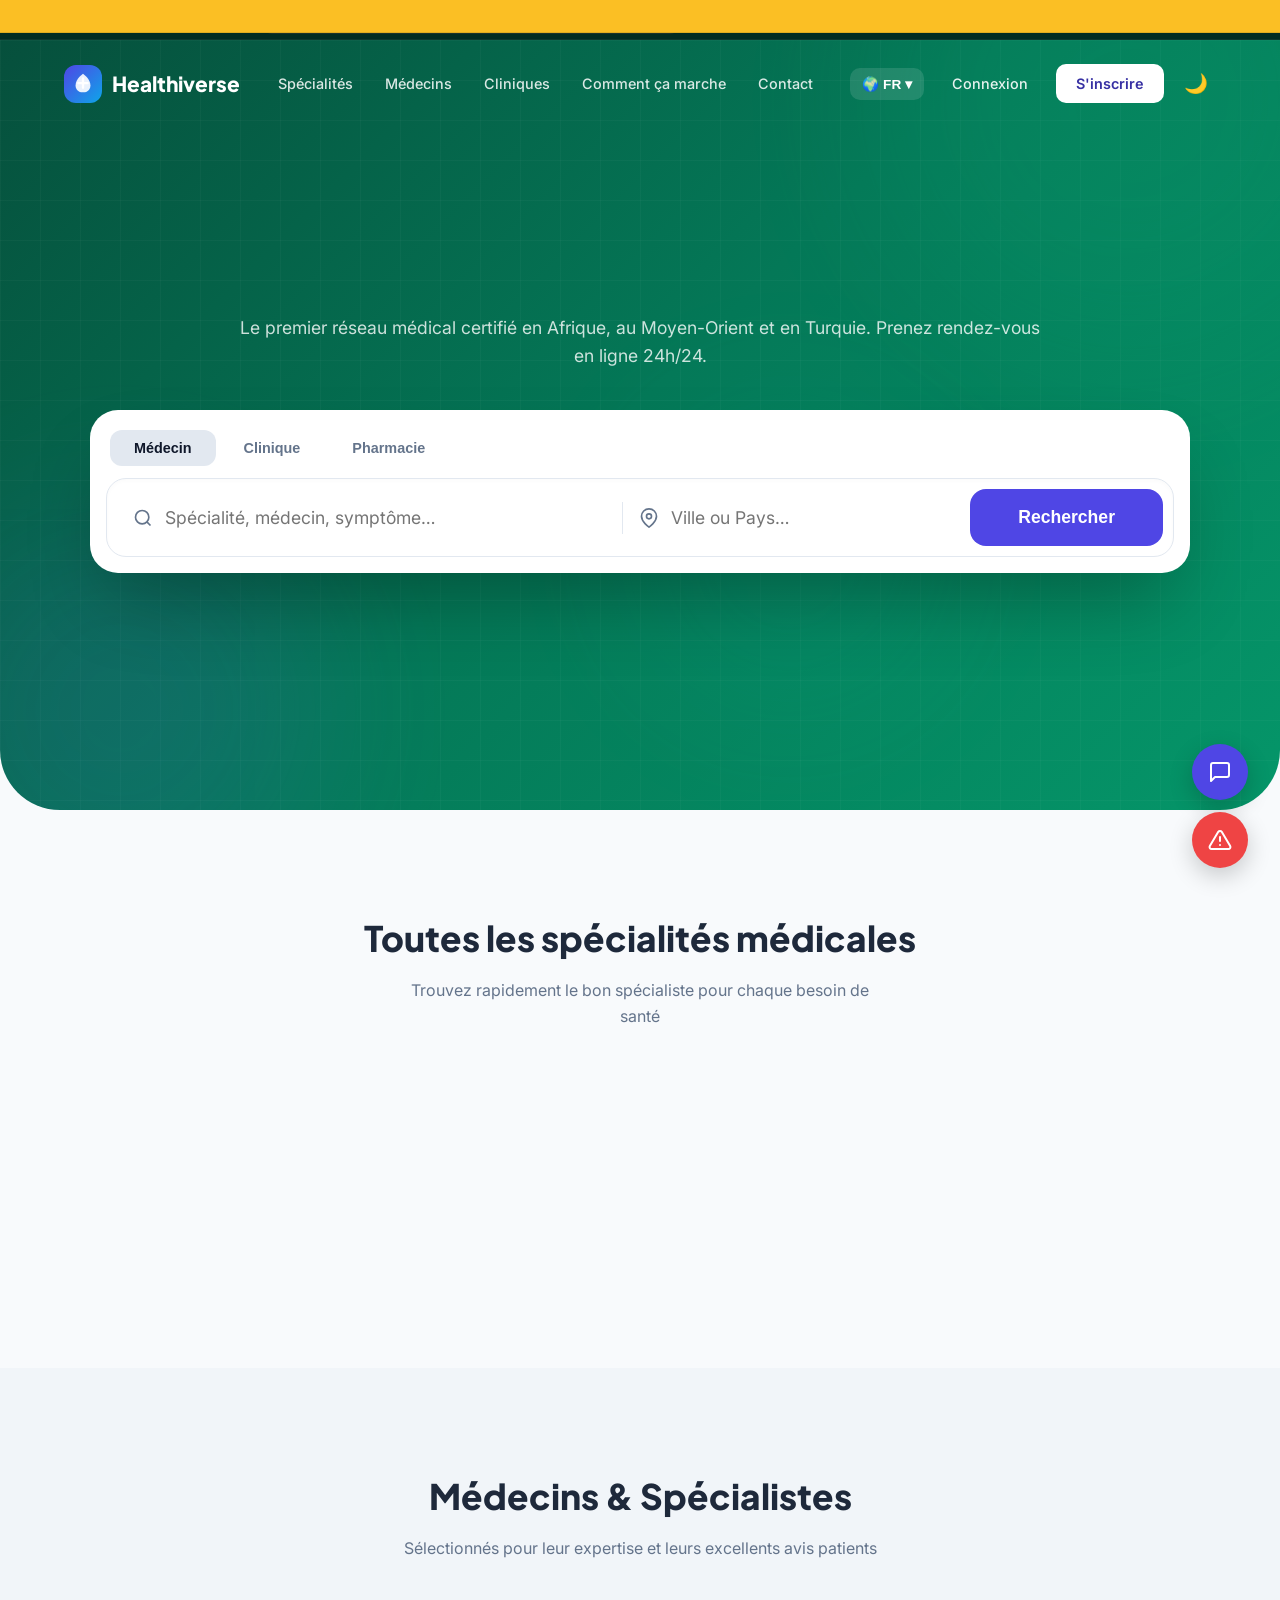
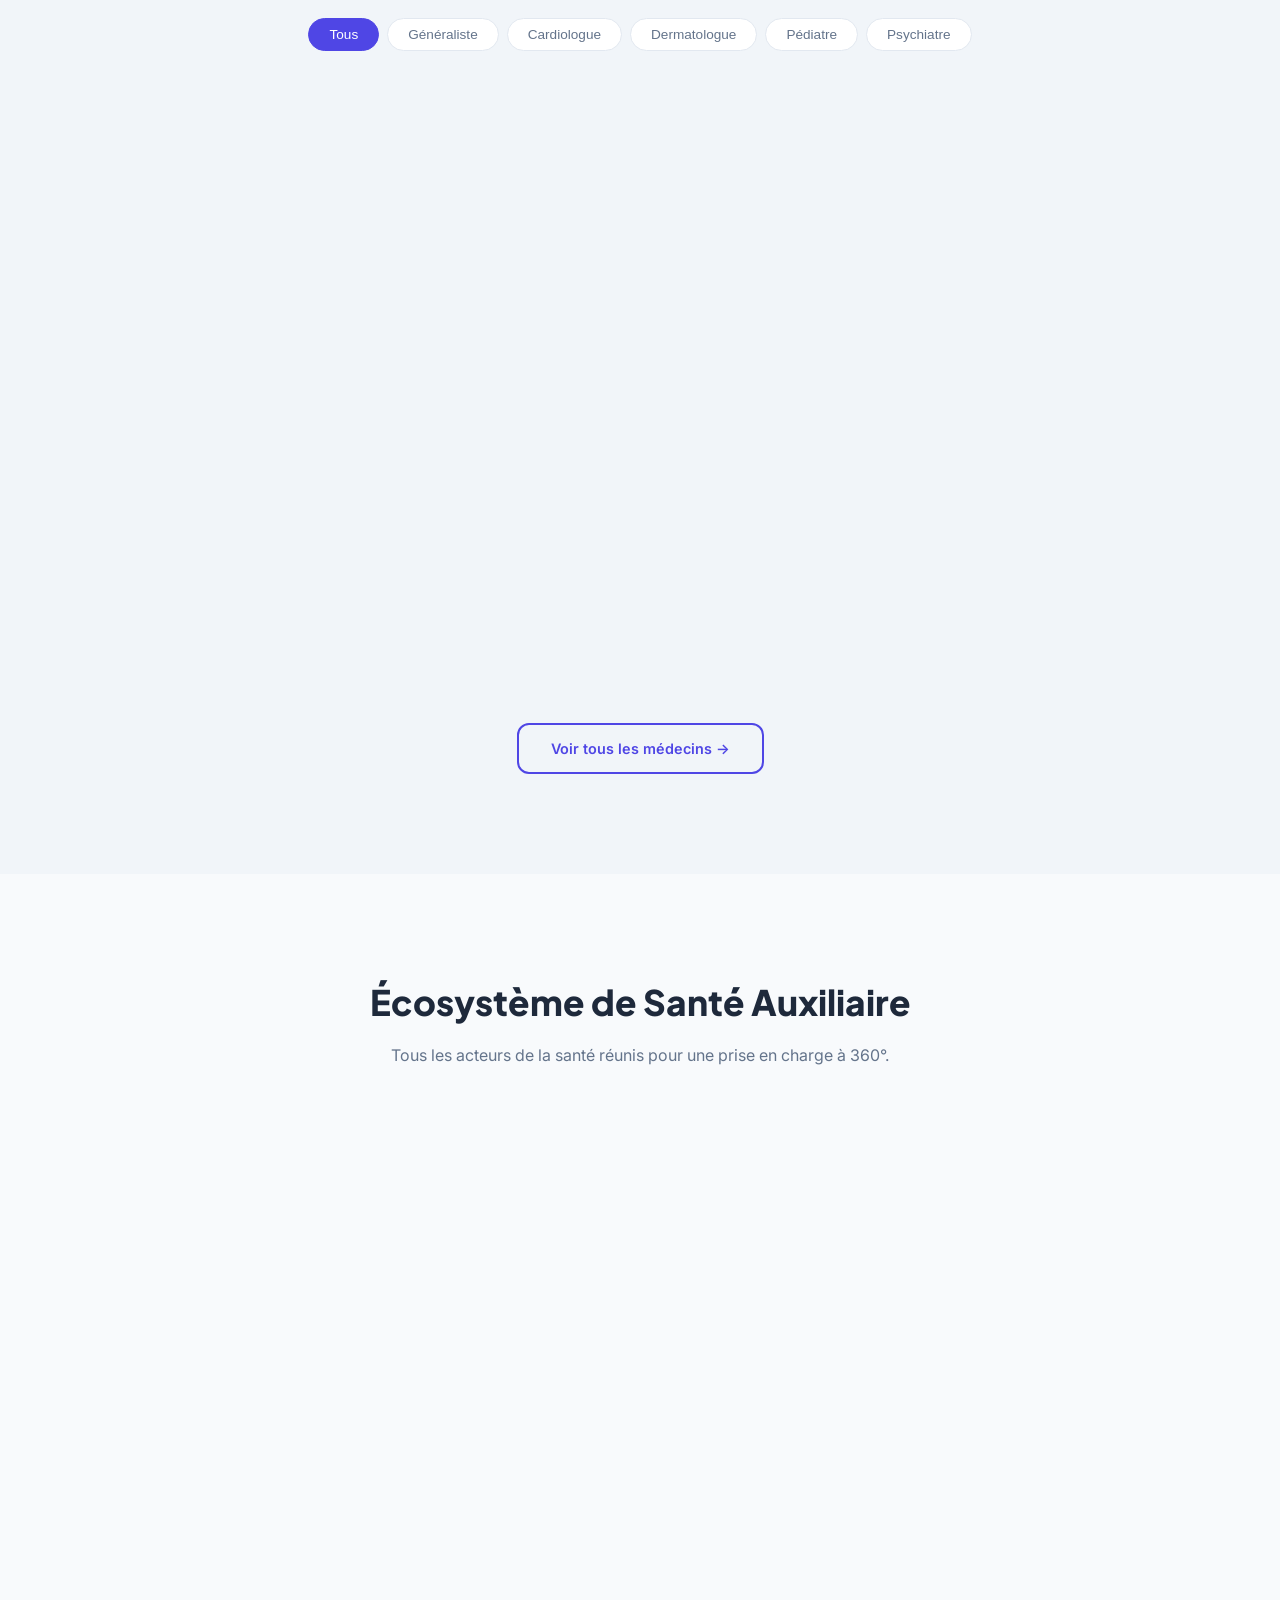
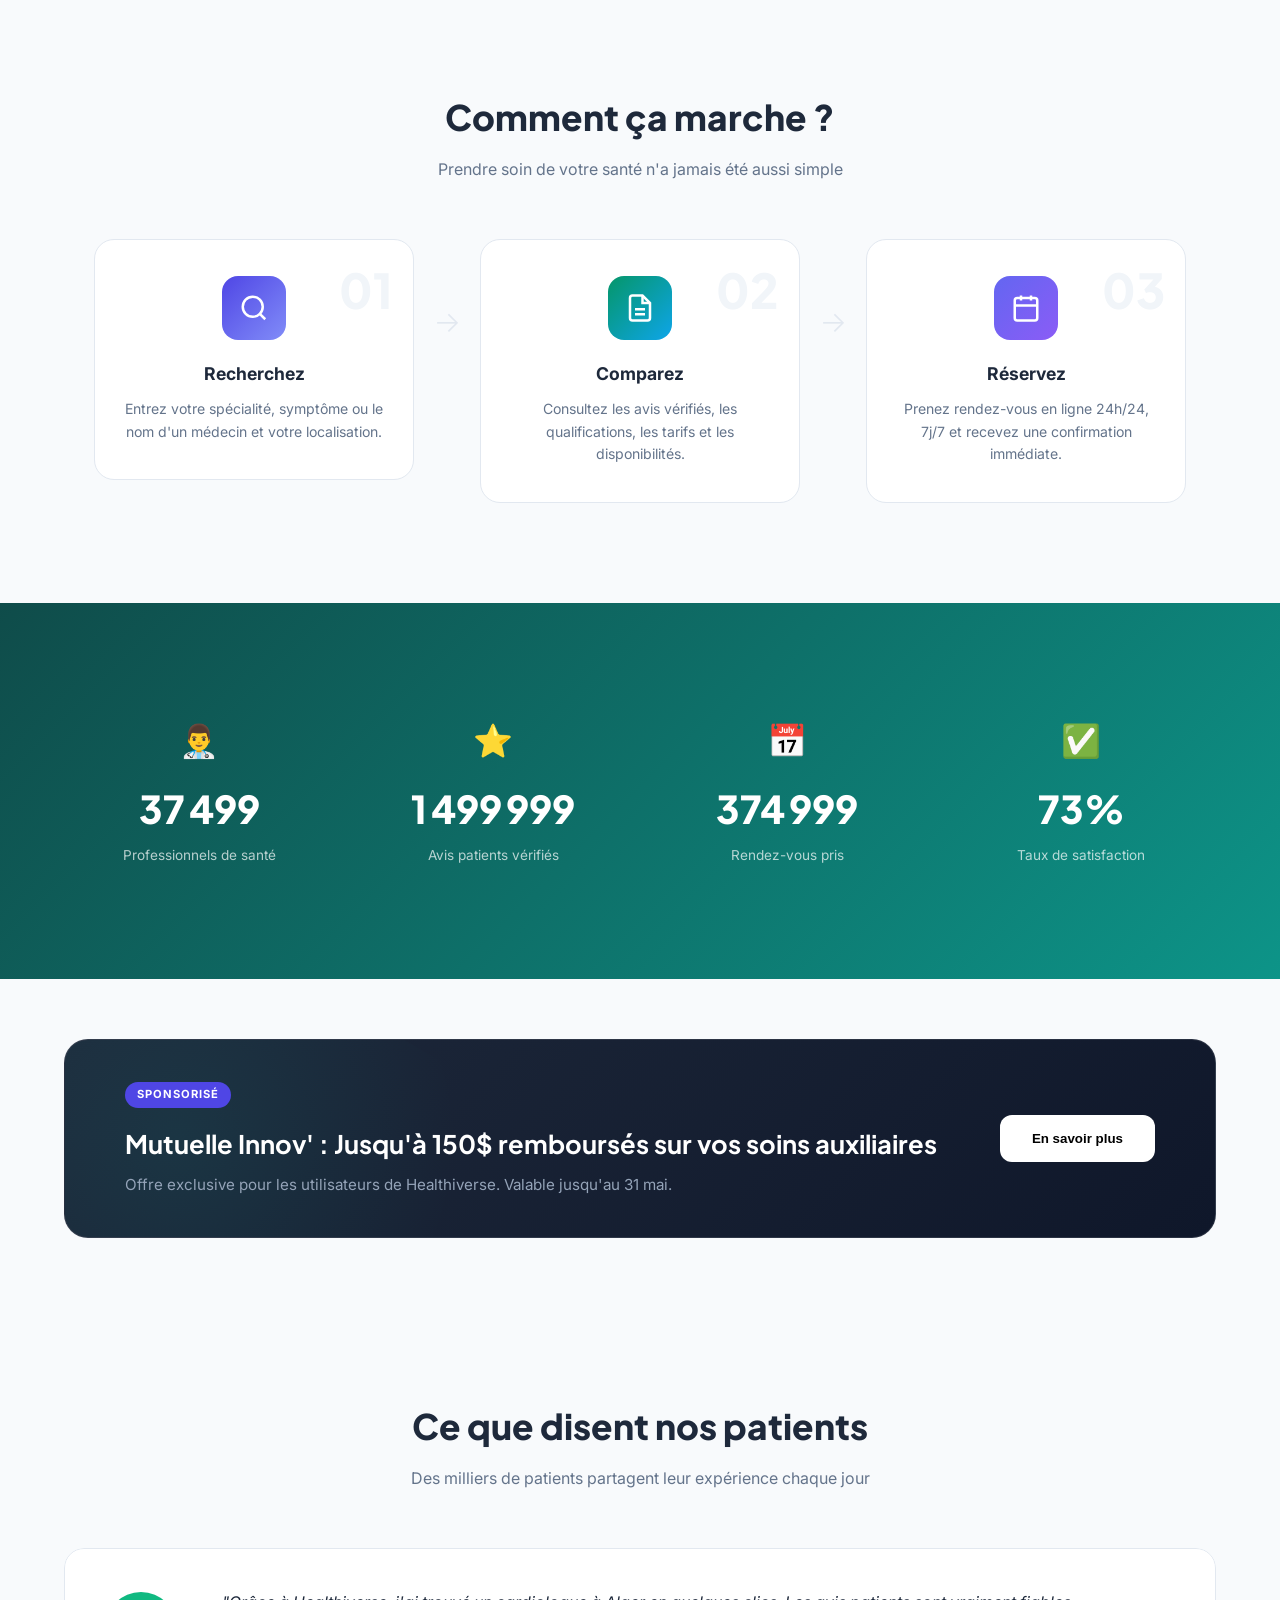
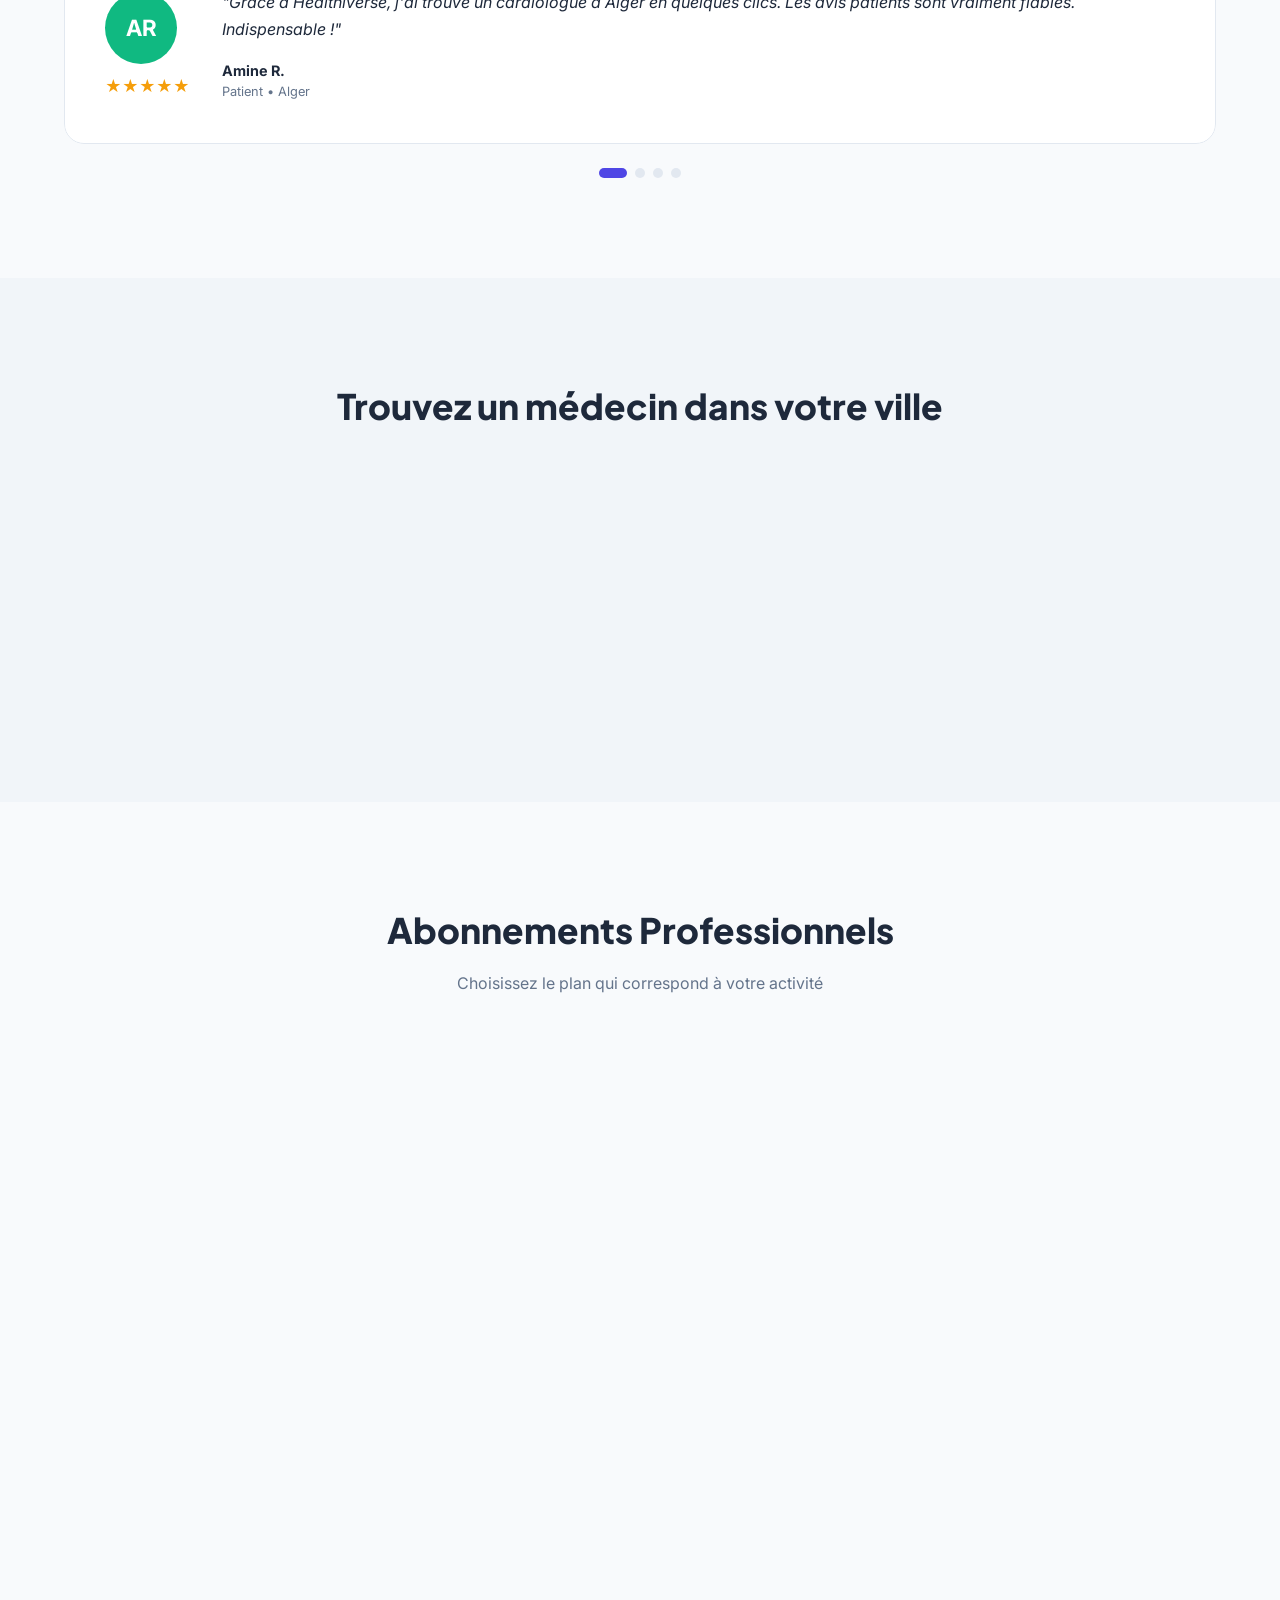
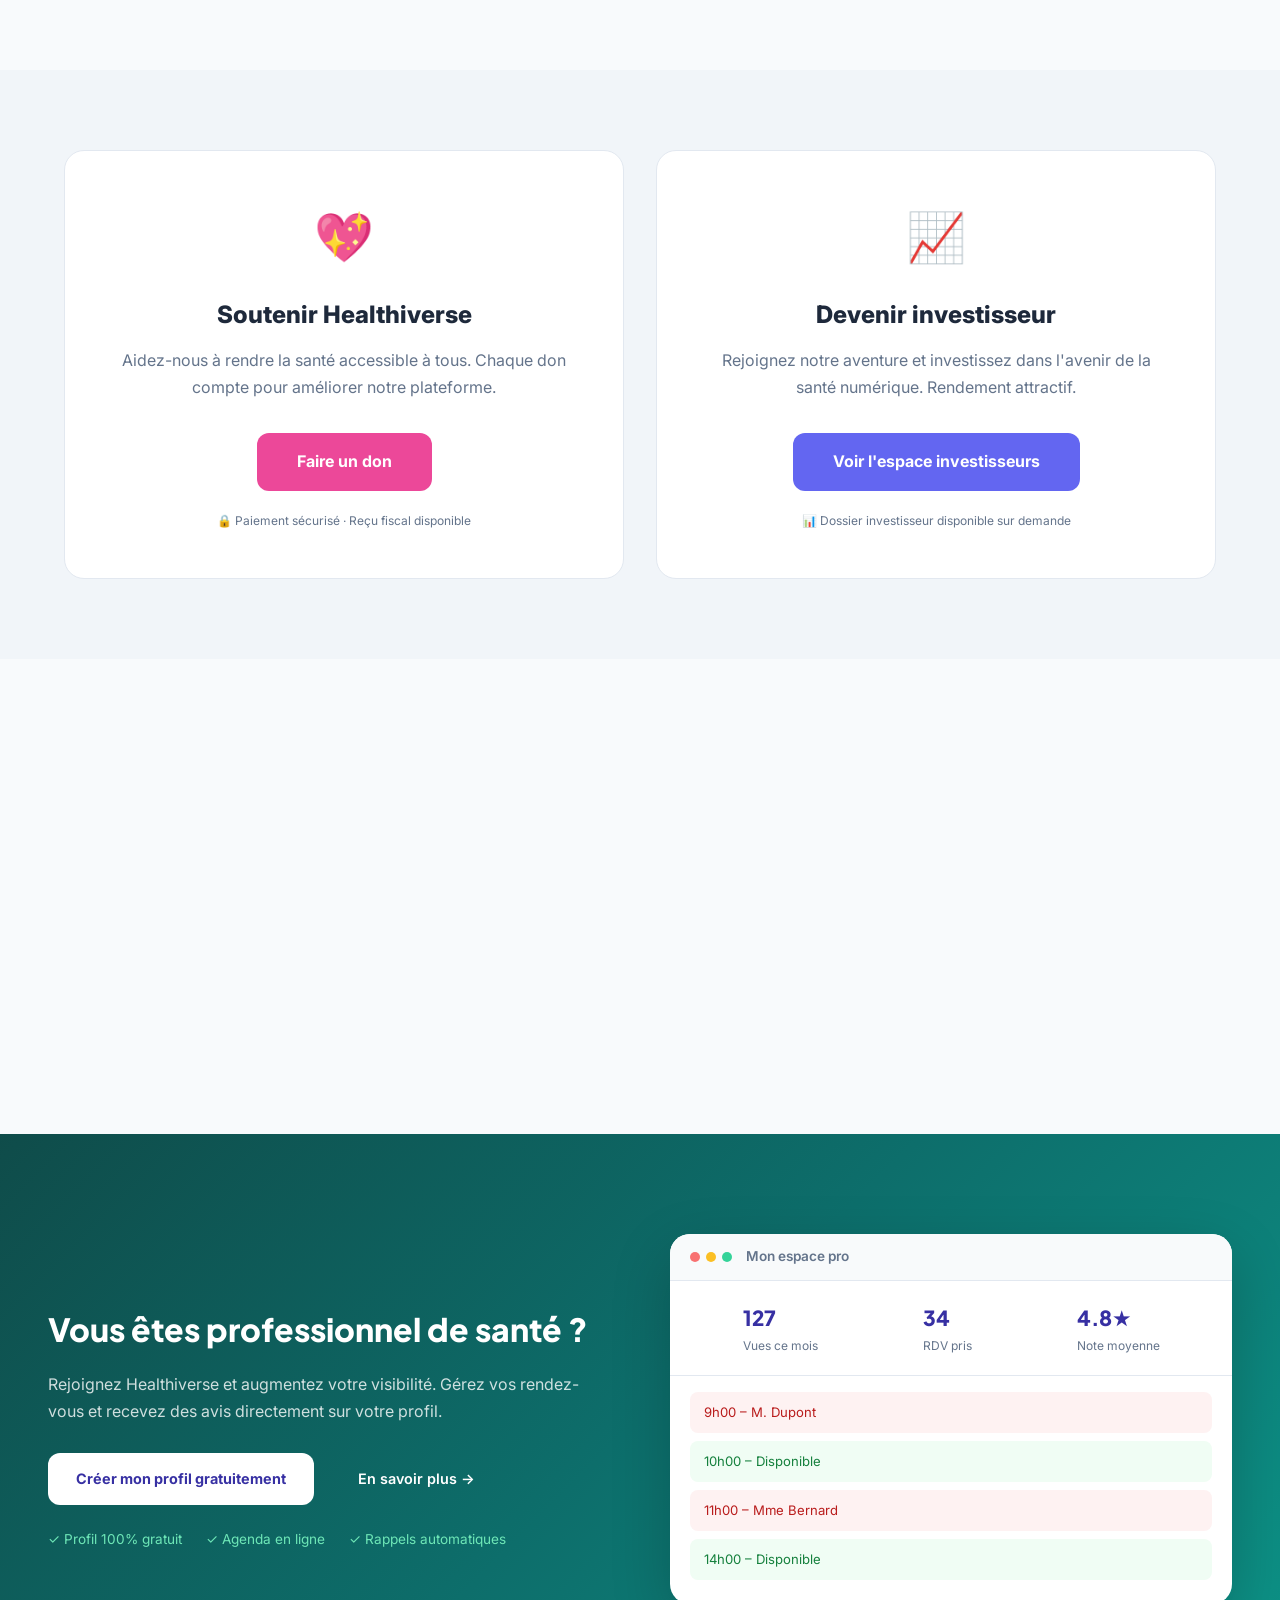
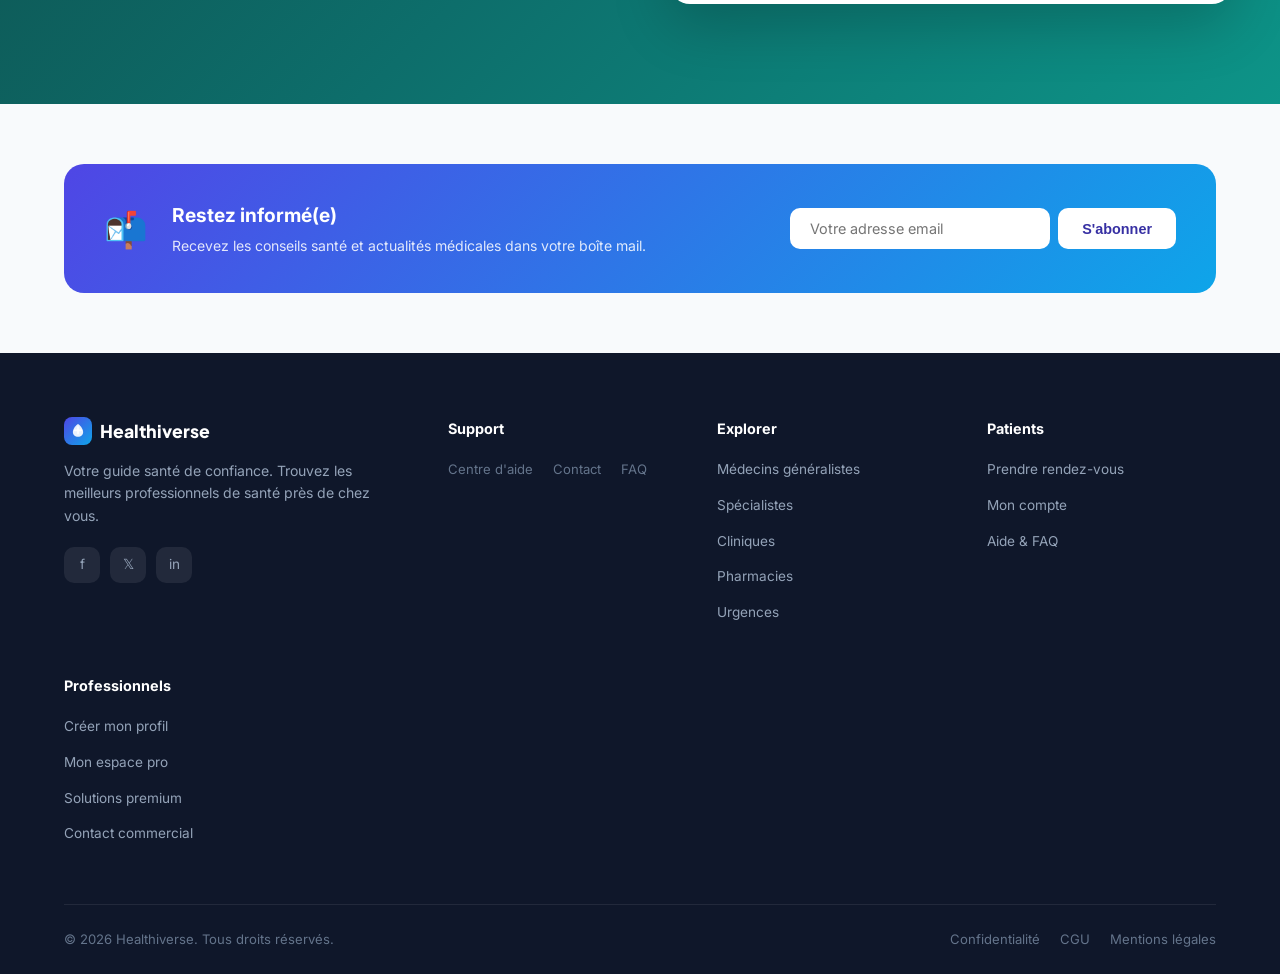
<file: index.html>
<!DOCTYPE html>
<html lang="fr">
<head>
  <meta charset="UTF-8"/>
  <meta name="viewport" content="width=device-width, initial-scale=1.0"/>
  <meta name="description" content="Healthiverse – Trouvez les meilleurs médecins, cliniques et spécialistes. Avis patients vérifiés, rendez-vous en ligne."/>
  
  <!-- OPEN GRAPH / SOCIAL MEDIA -->
  <meta property="og:title" content="Healthiverse – Votre guide santé de confiance"/>
  <meta property="og:description" content="Trouvez le bon médecin, lisez les avis vérifiés et prenez rendez-vous en ligne 24h/24."/>
  <meta property="og:image" content="https://images.unsplash.com/photo-1576091160399-11cbbe35278c?auto=format&fit=crop&w=1200&q=80"/>
  <meta property="og:url" content="https://healthiverse.com"/>
  <meta property="og:type" content="website"/>
  
  <title>Healthiverse – Votre guide santé de confiance</title>
  
  <!-- FAVICON -->
  <link rel="icon" type="image/svg+xml" href="[data-uri]"/>
  
  <!-- THEME SCRIPT (PREVENTS FOUC) -->
  <script>
    if(localStorage.getItem('dark-mode') === 'true') {
      document.documentElement.classList.add('dark-mode');
    }
  </script>

  <link rel="stylesheet" href="style.css"/>
  <link href="https://fonts.googleapis.com/css2?family=Inter:wght@300;400;500;600;700;800;900&family=Plus+Jakarta+Sans:wght@500;600;700;800&display=swap" rel="stylesheet"/>
</head>
<body>
  <!-- SCROLLING BETA BANNER -->
  <div class="beta-scrolling-banner">
    <div class="marquee-content">
      <span>🚀 BIENVENUE SUR HEALTHIVERSE BETA v0.9 — SITE EN COURS DE DÉVELOPPEMENT — VOTRE SOUTIEN EST PRÉCIEUX (DONS USDT / CB) — PROPOSEZ VOS IDÉES EN BAS DE PAGE — MERCI DE NOUS AIDER À RÉVOLUTIONNER LA SANTÉ ! 🚀</span>
    </div>
  </div>

<!-- TOP BAR (Donations & Investors) -->
<div class="top-bar">
  <div class="container top-bar-inner">
    <div class="top-left" style="gap: 16px;">
      <div><span class="pulse-icon"></span> En direct : 5 420 utilisateurs</div>
      <div id="emergencyNumbers" style="color: #f87171; font-weight: bold; background: rgba(248,113,113,0.1); padding: 2px 8px; border-radius: 8px;">🚨 Urgences : Détection...</div>
    </div>
    <div class="top-right">
      <a href="soutenir.html" class="top-btn btn-sup">💖 Soutenir le projet</a>
      <a href="investisseurs.html" class="top-btn btn-inv">📈 Espace Investisseurs</a>
    </div>
  </div>
</div>

<!-- NAVBAR -->
<nav class="navbar" id="navbar">
  <div class="nav-container">
    <a href="#" class="nav-logo">
      <div class="logo-icon">
        <svg width="26" height="26" viewBox="0 0 28 28" fill="none">
          <path d="M14 3C14 3 6 8.5 6 15.5C6 19.64 9.36 23 13.5 23C14 23 14.5 23 14.5 23C18.64 23 22 19.64 22 15.5C22 8.5 14 3 14 3Z" fill="white" opacity="0.9"/>
          <path d="M14 8V18M9 13H19" stroke="white" stroke-width="2.5" stroke-linecap="round"/>
        </svg>
      </div>
      <span>Healthiverse</span>
    </a>
    <ul class="nav-links" id="navLinks">
      <li><a href="#specialites" data-i18n="nav-spec">Spécialités</a></li>
      <li><a href="#medecins">Médecins</a></li>
      <li><a href="#cliniques">Cliniques</a></li>
      <li><a href="#fonctionnement">Comment ça marche</a></li>
      <li><a href="contact.html" data-i18n="nav-contact">Contact</a></li>
    </ul>
    <div class="nav-actions">
      <div class="lang-selector" id="langSelector">
        <button class="lang-btn" id="langBtn">🌍 FR ▾</button>
        <div class="lang-dropdown" id="langDropdown">
          <button class="lang-opt active" data-lang="fr">🇫🇷 Français</button>
          <button class="lang-opt" data-lang="en">🇬🇧 English</button>
          <button class="lang-opt" data-lang="ar">🇸🇦 العربية</button>
          <button class="lang-opt" data-lang="es">🇪🇸 Español</button>
          <button class="lang-opt" data-lang="de">🇩🇪 Deutsch</button>
          <button class="lang-opt" data-lang="pt">🇵🇹 Português</button>
          <button class="lang-opt" data-lang="zh">🇨🇳 中文</button>
          <button class="lang-opt" data-lang="tr">🇹🇷 Türkçe</button>
        </div>
      </div>
      <a href="login.html" class="btn-login">Connexion</a>
      <a href="inscription.html" class="btn-register">S'inscrire</a>
      <button id="darkModeToggle" class="btn-theme-toggle">🌙</button>
    </div>
    <button class="hamburger" id="hamburger"><span></span><span></span><span></span></button>
  </div>
</nav>

<!-- HERO -->
<section class="hero" id="hero">
  <div class="hero-bg">
    <div class="blob blob-1"></div>
    <div class="blob blob-2"></div>
    <div class="blob blob-3"></div>
  </div>
  <div class="hero-content">
    <h1 class="hero-title" style="margin-bottom: 30px;" data-i18n="hero-title">
      <span>Votre santé,</span>
      <span class="hero-gradient">sans frontières</span>
    </h1>
    <p class="hero-sub" style="max-width: 800px; margin: 0 auto 40px;" data-i18n="hero-sub">Le premier réseau médical certifié en Afrique, au Moyen-Orient et en Turquie. Prenez rendez-vous en ligne 24h/24.</p>
    
    <div class="search-card" style="max-width: 1100px; width: 100%; margin: 0 auto;">
      <div class="search-tabs">
        <button class="stab active" data-tab="medecin" data-i18n="search-med">Médecin</button>
        <button class="stab" data-tab="clinique" data-i18n="search-clin">Clinique</button>
        <button class="stab" data-tab="pharmacie" data-i18n="search-phar">Pharmacie</button>
      </div>
      <div class="search-row">
        <div class="s-field" style="position:relative; flex: 1.5;">
          <svg class="s-ico" width="20" height="20" viewBox="0 0 24 24" fill="none" stroke="currentColor" stroke-width="2"><circle cx="11" cy="11" r="8"/><path d="m21 21-4.35-4.35"/></svg>
          <input type="text" id="searchSpec" placeholder="Spécialité, médecin, symptôme…" class="s-input" autocomplete="off"/>
          <div class="autocomplete-dropdown" id="autoDropdown"></div>
        </div>
        <div class="s-sep"></div>
        <div class="s-field" style="flex: 1;">
          <svg class="s-ico" width="20" height="20" viewBox="0 0 24 24" fill="none" stroke="currentColor" stroke-width="2"><path d="M21 10c0 7-9 13-9 13s-9-6-9-13a9 9 0 0 1 18 0z"/><circle cx="12" cy="10" r="3"/></svg>
          <input type="text" id="searchLoc" placeholder="Ville ou Pays…" class="s-input" autocomplete="off"/>
          <div class="autocomplete-dropdown" id="autoDropdownLoc"></div>
        </div>
          <button class="search-btn" id="searchBtn" style="padding: 18px 48px; font-size: 1.1rem;" data-i18n="search-btn">
          Rechercher
        </button>
      </div>
    </div>

    <!-- FLOATING CARDS INTEGRATED BELOW SEARCH -->
    <div style="display: flex; justify-content: center; gap: 20px; flex-wrap: wrap; margin-top: 40px;">
      <div class="float-card-new fade-in" style="animation: f-float 4s ease-in-out infinite;">
        <div class="fc-avatar a1">DR</div>
        <div><div class="fc-name">Dr. Sarah Martin</div><div class="fc-spec">Cardiologue · Alger</div></div>
      </div>
      <div class="float-card-new fade-in" style="animation: f-float 5s ease-in-out infinite; animation-delay: 1s;">
        <div class="fc-ico green">✓</div>
        <div><div class="fc-name">RDV confirmé</div><div class="fc-spec">Demain à 14h30</div></div>
      </div>
      <div class="float-card-new fade-in" style="animation: f-float 6s ease-in-out infinite; animation-delay: 2s;">
        <div class="fc-ico blue">★</div>
        <div><div class="fc-name">+1 200 avis</div><div class="fc-spec">déposés cette semaine</div></div>
      </div>
    </div>
  </div>
</section>


<!-- SPECIALITES -->
<section class="section reveal" id="specialites">
  <div class="container">
    <div class="sec-header">
      <h2 data-i18n="spec-h2">Toutes les spécialités médicales</h2>
      <p data-i18n="spec-p">Trouvez rapidement le bon spécialiste pour chaque besoin de santé</p>
    </div>
    <div class="spec-grid" id="specGrid"></div>
  </div>
</section>

<!-- MEDECINS -->
<section class="section bg-light reveal" id="medecins">
  <div class="container">
    <div class="sec-header">
      <h2 data-i18n="doc-h2">Médecins &amp; Spécialistes</h2>
      <p data-i18n="doc-p">Sélectionnés pour leur expertise et leurs excellents avis patients</p>
    </div>
    <div class="filter-bar stagger-item" id="filterBar">
      <button class="fbtn active" data-filter="all">Tous</button>
      <button class="fbtn" data-filter="generaliste">Généraliste</button>
      <button class="fbtn" data-filter="cardiologue">Cardiologue</button>
      <button class="fbtn" data-filter="dermatologue">Dermatologue</button>
      <button class="fbtn" data-filter="pediatre">Pédiatre</button>
      <button class="fbtn" data-filter="psychiatre">Psychiatre</button>
    </div>
    <div class="doctors-grid stagger-item" id="doctorsGrid"></div>
    <div class="sec-cta stagger-item"><a href="#" class="btn-outline">Voir tous les médecins →</a></div>
  </div>
</section>

<!-- AUXILIARIES & SERVICES -->
<section class="section reveal" id="auxiliaries">
  <div class="container">
    <div class="sec-header">
      <h2 data-i18n="aux-h2">Écosystème de <span class="text-teal">Santé Auxiliaire</span></h2>
      <p data-i18n="aux-p">Tous les acteurs de la santé réunis pour une prise en charge à 360°.</p>
    </div>
    <div class="aux-grid">
      <div class="aux-card fade-in card-shine">
        <div class="aux-ico-box pharma">💊</div>
        <h3>Pharmacies & Garde</h3>
        <p>Localisez les pharmacies ouvertes 24h/7j et vérifiez la disponibilité des stocks.</p>
        <a href="recherche.html?type=pharmacie" class="aux-link">Voir les pharmacies →</a>
      </div>
      <div class="aux-card fade-in card-shine">
        <div class="aux-ico-box ambulance">🚑</div>
        <h3>Ambulances & SOS</h3>
        <p>Transport médicalisé urgent ou programmé avec suivi GPS en temps réel.</p>
        <a href="recherche.html?type=ambulance" class="aux-link">Commander →</a>
      </div>
      <div class="aux-card fade-in card-shine">
        <div class="aux-ico-box supplier">📦</div>
        <h3>Fournisseurs Pro</h3>
        <p>Équipements médicaux, consommables et mobilier pour professionnels et particuliers.</p>
        <a href="recherche.html?type=fournisseur" class="aux-link">Catalogue →</a>
      </div>
      <div class="aux-card fade-in card-shine">
        <div class="aux-ico-box homecare">🏠</div>
        <h3>Soins à Domicile</h3>
        <p>Infirmiers, kinésithérapeutes et aide-soignants qualifiés se déplacent chez vous.</p>
        <a href="recherche.html?type=domicile" class="aux-link">Réserver →</a>
      </div>
    </div>
  </div>
</section>

<!-- HOW IT WORKS -->
<section class="section" id="fonctionnement">
  <div class="container">
    <div class="sec-header">

      <h2 data-i18n="how-h2">Comment ça marche ?</h2>
      <p data-i18n="how-p">Prendre soin de votre santé n'a jamais été aussi simple</p>
    </div>
    <div class="how-grid">
      <div class="how-card">
        <div class="how-num">01</div>
        <div class="how-ico teal">
          <svg width="30" height="30" viewBox="0 0 24 24" fill="none" stroke="white" stroke-width="2"><circle cx="11" cy="11" r="8"/><path d="m21 21-4.35-4.35"/></svg>
        </div>
        <h3>Recherchez</h3>
        <p>Entrez votre spécialité, symptôme ou le nom d'un médecin et votre localisation.</p>
      </div>
      <div class="how-arrow">→</div>
      <div class="how-card">
        <div class="how-num">02</div>
        <div class="how-ico emerald">
          <svg width="30" height="30" viewBox="0 0 24 24" fill="none" stroke="white" stroke-width="2"><path d="M14 2H6a2 2 0 0 0-2 2v16a2 2 0 0 0 2 2h12a2 2 0 0 0 2-2V8z"/><polyline points="14 2 14 8 20 8"/><line x1="16" y1="13" x2="8" y2="13"/><line x1="16" y1="17" x2="8" y2="17"/></svg>
        </div>
        <h3>Comparez</h3>
        <p>Consultez les avis vérifiés, les qualifications, les tarifs et les disponibilités.</p>
      </div>
      <div class="how-arrow">→</div>
      <div class="how-card">
        <div class="how-num">03</div>
        <div class="how-ico indigo">
          <svg width="30" height="30" viewBox="0 0 24 24" fill="none" stroke="white" stroke-width="2"><rect x="3" y="4" width="18" height="18" rx="2"/><line x1="16" y1="2" x2="16" y2="6"/><line x1="8" y1="2" x2="8" y2="6"/><line x1="3" y1="10" x2="21" y2="10"/></svg>
        </div>
        <h3>Réservez</h3>
        <p>Prenez rendez-vous en ligne 24h/24, 7j/7 et recevez une confirmation immédiate.</p>
      </div>
    </div>
  </div>
</section>

<!-- STATS -->
<section class="stats-section" id="stats">
  <div class="container">
    <div class="stats-grid">
      <div class="stat-card">
        <div class="sc-ico">👨‍⚕️</div>
        <div class="sc-val" data-target="50000">0</div>
        <div class="sc-lbl">Professionnels de santé</div>
      </div>
      <div class="stat-card">
        <div class="sc-ico">⭐</div>
        <div class="sc-val" data-target="2000000">0</div>
        <div class="sc-lbl">Avis patients vérifiés</div>
      </div>
      <div class="stat-card">
        <div class="sc-ico">📅</div>
        <div class="sc-val" data-target="500000">0</div>
        <div class="sc-lbl">Rendez-vous pris</div>
      </div>
      <div class="stat-card">
        <div class="sc-ico">✅</div>
        <div class="sc-val" data-target="98" data-suffix="%">0</div>
        <div class="sc-lbl" data-i18n="stats-h-sat">Taux de satisfaction</div>
      </div>
    </div>
  </div>
</section>

<!-- AD BANNER (NEW) -->
<div class="container">
  <div class="ad-banner">
    <div class="ad-content">
      <span class="ad-label">Sponsorisé</span>
      <h3>Mutuelle Innov' : Jusqu'à 150$ remboursés sur vos soins auxiliaires</h3>
      <p>Offre exclusive pour les utilisateurs de Healthiverse. Valable jusqu'au 31 mai.</p>
    </div>
    <button class="ad-btn">En savoir plus</button>
  </div>
</div>

<!-- TESTIMONIALS -->
<section class="section" id="avis">
  <div class="container">
    <div class="sec-header">

      <h2>Ce que disent nos patients</h2>
      <p>Des milliers de patients partagent leur expérience chaque jour</p>
    </div>
    <div class="testi-wrap">
      <div class="testi-track" id="testiTrack"></div>
    </div>
    <div class="testi-dots" id="testiDots"></div>
  </div>
</section>

<!-- CITIES -->
<section class="section bg-light" id="cliniques">
  <div class="container">
    <div class="sec-header">

      <h2>Trouvez un médecin dans votre ville</h2>
    </div>
    <div class="cities-grid" id="citiesGrid"></div>
  </div>
</section>

<!-- PRICING -->
<section class="section" id="pricing">
  <div class="container">
    <div class="sec-header">

      <h2>Abonnements Professionnels</h2>
      <p>Choisissez le plan qui correspond à votre activité</p>
    </div>
    <div class="pricing-grid" id="pricingGrid"></div>
  </div>
</section>

<!-- SUPPORT / INVEST -->
<section class="support-section reveal" id="support">
  <div class="container">
    <div class="support-grid">
      <div class="support-card donate-card card-shine">
        <div class="sup-ico">💖</div>
        <h3>Soutenir Healthiverse</h3>
        <p>Aidez-nous à rendre la santé accessible à tous. Chaque don compte pour améliorer notre plateforme.</p>
        <a href="soutenir.html" class="btn-donate" id="btnDonate">Faire un don</a>
        <div class="sup-trust">🔒 Paiement sécurisé · Reçu fiscal disponible</div>
      </div>
      <div class="support-card invest-card card-shine">
        <div class="sup-ico">📈</div>
        <h3>Devenir investisseur</h3>
        <p>Rejoignez notre aventure et investissez dans l'avenir de la santé numérique. Rendement attractif.</p>
        <a href="investisseurs.html" class="btn-invest" id="btnInvest">Voir l'espace investisseurs</a>
        <div class="sup-trust">📊 Dossier investisseur disponible sur demande</div>
      </div>
    </div>
  </div>
</section>

<!-- SUGGEST A DOMAIN (NEW) -->
<section class="section suggest-section" id="suggest">
  <div class="container">
    <div class="suggest-box fade-in">
      <div class="suggest-info">
        <h2>Un domaine manque à l'appel ?</h2>
        <p>Aidez-nous à faire grandir l'écosystème Healthiverse. Proposez une nouvelle catégorie (ex: Infirmier mobile, Vétérinaire...) et notre administration l'étudiera sous 48h.</p>
      </div>
      <form class="suggest-form" id="suggestForm">
        <label for="suggestInput" class="sr-only">Nom du domaine à suggérer</label>
        <input type="text" id="suggestInput" placeholder="Nom du domaine (ex: Infirmier mobile)..." required>
        <button type="submit">Proposer le domaine</button>
      </form>
    </div>
  </div>
</section>

<!-- CTA PROS -->
<section class="cta-section">
  <div class="cta-inner">
    <div class="cta-left">

      <h2>Vous êtes professionnel de santé ?</h2>
      <p>Rejoignez Healthiverse et augmentez votre visibilité. Gérez vos rendez-vous et recevez des avis directement sur votre profil.</p>
      <div class="cta-btns">
        <a href="#" class="btn-cta-white">Créer mon profil gratuitement</a>
        <a href="#" class="btn-cta-ghost">En savoir plus →</a>
      </div>
      <div class="cta-features">
        <span>✓ Profil 100% gratuit</span>
        <span>✓ Agenda en ligne</span>
        <span>✓ Rappels automatiques</span>
      </div>
    </div>
    <div class="cta-right">
      <div class="dash-card">
        <div class="dash-header"><span class="dash-dot"></span><span class="dash-dot"></span><span class="dash-dot"></span><span class="dash-title">Mon espace pro</span></div>
        <div class="dash-stats">
          <div class="ds"><div class="ds-n">127</div><div class="ds-l">Vues ce mois</div></div>
          <div class="ds"><div class="ds-n">34</div><div class="ds-l">RDV pris</div></div>
          <div class="ds"><div class="ds-n">4.8★</div><div class="ds-l">Note moyenne</div></div>
        </div>
        <div class="dash-cal">
          <div class="cal-slot taken">9h00 – M. Dupont</div>
          <div class="cal-slot free">10h00 – Disponible</div>
          <div class="cal-slot taken">11h00 – Mme Bernard</div>
          <div class="cal-slot free">14h00 – Disponible</div>
        </div>
      </div>
    </div>
  </div>
</section>

<!-- NEWSLETTER -->
<section class="newsletter-section">
  <div class="container">
    <div class="nl-card">
      <div class="nl-icon">📬</div>
      <div class="nl-text">
        <h3>Restez informé(e)</h3>
        <p>Recevez les conseils santé et actualités médicales dans votre boîte mail.</p>
      </div>
      <form class="nl-form" id="nlForm">
        <input type="email" id="nlEmail" placeholder="Votre adresse email" class="nl-input"/>
        <button type="submit" class="nl-btn">S'abonner</button>
      </form>
    </div>
  </div>
</section>

<!-- FOOTER -->
<footer class="footer">
  <div class="container">
    <div class="footer-grid">
      <div class="footer-brand">
        <div class="footer-logo">
          <div class="logo-icon small"><svg width="18" height="18" viewBox="0 0 28 28" fill="none"><path d="M14 3C14 3 6 8.5 6 15.5C6 19.64 9.36 23 14 23C18.64 23 22 19.64 22 15.5C22 8.5 14 3 14 3Z" fill="white" opacity="0.9"/><path d="M14 8V18M9 13H19" stroke="white" stroke-width="2.5" stroke-linecap="round"/></svg></div>
          <span>Healthiverse</span>
        </div>
        <p data-i18n="footer-desc">Votre guide santé de confiance. Trouvez les meilleurs professionnels de santé près de chez vous.</p>
        <div class="socials">
          <a href="#" class="soc-btn">f</a>
          <a href="#" class="soc-btn">𝕏</a>
          <a href="#" class="soc-btn">in</a>
        </div>
      </div>
      <div class="f-col">
        <h4>Support</h4>
        <ul class="f-links">
          <li><a href="contact.html">Centre d'aide</a></li>
          <li><a href="contact.html">Contact</a></li>
          <li><a href="contact.html">FAQ</a></li>
        </ul>
      </div>
      <div class="f-col"><h4>Explorer</h4><ul><li><a href="recherche.html?spec=Médecin généraliste">Médecins généralistes</a></li><li><a href="recherche.html?spec=Cardiologue">Spécialistes</a></li><li><a href="index.html#cliniques">Cliniques</a></li><li><a href="index.html#pharmacies">Pharmacies</a></li><li><a href="tel:15">Urgences</a></li></ul></div>
      <div class="f-col"><h4>Patients</h4><ul><li><a href="recherche.html">Prendre rendez-vous</a></li><li><a href="login.html">Mon compte</a></li><li><a href="contact.html">Aide &amp; FAQ</a></li></ul></div>
      <div class="f-col"><h4>Professionnels</h4><ul><li><a href="inscription.html">Créer mon profil</a></li><li><a href="dashboard.html">Mon espace pro</a></li><li><a href="investisseurs.html">Solutions premium</a></li><li><a href="contact.html">Contact commercial</a></li></ul></div>
    </div>
    <div class="footer-bot">
      <p>© 2026 Healthiverse. Tous droits réservés.</p>
      <div class="f-links">
        <a href="#">Confidentialité</a><a href="#">CGU</a><a href="#">Mentions légales</a>
      </div>
    </div>
  </div>
</footer>

<!-- FLOATING ACTION BUTTONS -->
<div class="floating-actions">
  <!-- CONTACT FAB -->
  <div class="action-fab contact-fab" id="contactFab">
    <button class="fab-btn-circle contact" onclick="window.location.href='contact.html'" aria-label="Contact">
      <svg width="24" height="24" viewBox="0 0 24 24" fill="none" stroke="currentColor" stroke-width="2" stroke-linecap="round" stroke-linejoin="round"><path d="M21 15a2 2 0 0 1-2 2H7l-4 4V5a2 2 0 0 1 2-2h14a2 2 0 0 1 2 2z"></path></svg>
      <span class="fab-label">Contact</span>
    </button>
  </div>

  <!-- EMERGENCY FAB -->
  <div class="action-fab emergency-fab" id="emergencyFab">
    <button class="fab-btn-circle emergency" id="fabBtn" aria-label="Urgences">
      <svg width="24" height="24" viewBox="0 0 24 24" fill="none" stroke="currentColor" stroke-width="2" stroke-linecap="round" stroke-linejoin="round"><path d="M10.29 3.86L1.82 18a2 2 0 0 0 1.71 3h16.94a2 2 0 0 0 1.71-3L13.71 3.86a2 2 0 0 0-3.42 0z"></path><line x1="12" y1="9" x2="12" y2="13"></line><line x1="12" y1="17" x2="12.01" y2="17"></line></svg>
      <span class="fab-label">Urgences</span>
    </button>
    <div class="fab-panel" id="fabPanel">
      <h4>Numéros d'urgence</h4>
      <!-- Dynamically filled by script.js -->
    </div>
  </div>
</div>

<button class="scroll-top" id="scrollTop" aria-label="Retour en haut">↑</button>
<script src="script.js"></script>
</body>
</html>
</file>
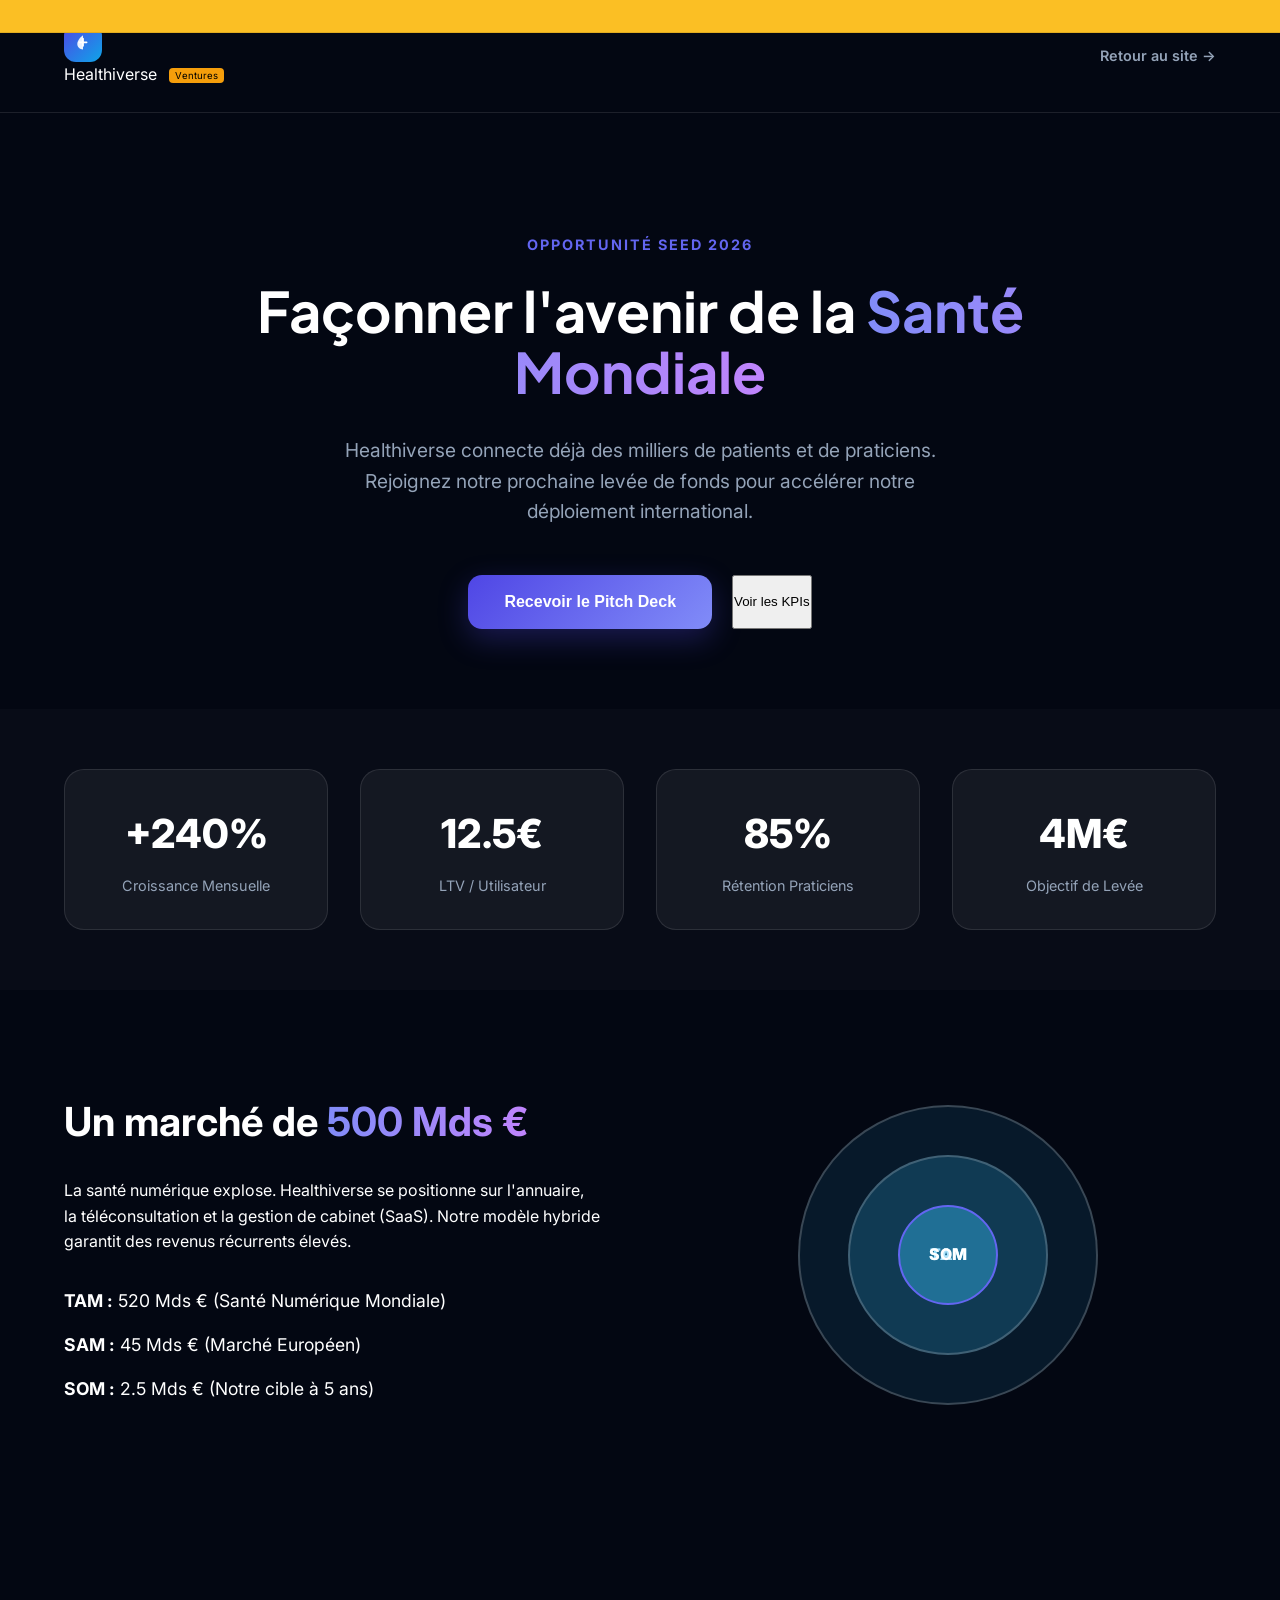
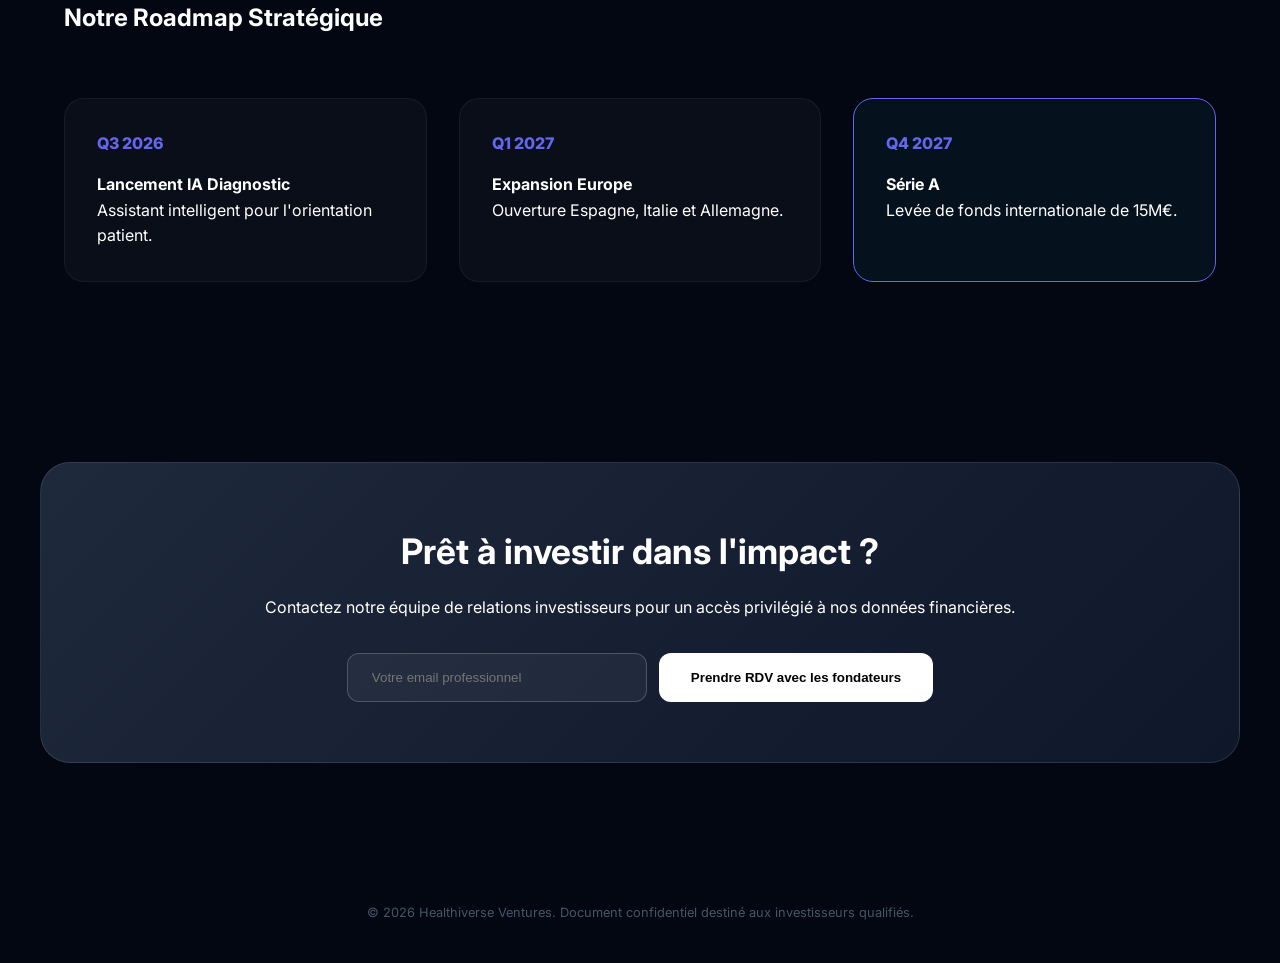
<file: investisseurs.html>
<!DOCTYPE html>
<html lang="fr">
<head>
  <meta charset="UTF-8">
  <meta name="viewport" content="width=device-width, initial-scale=1.0">
  <title>Investir dans Healthiverse - Futur de la Santé Numérique</title>
  <link rel="stylesheet" href="style.css">
  <link rel="stylesheet" href="investisseurs.css">
  <link href="https://fonts.googleapis.com/css2?family=Inter:wght@300;400;500;600;700;800&family=Plus+Jakarta+Sans:wght@500;600;700;800&display=swap" rel="stylesheet">
</head>
<body>
  <!-- SCROLLING BETA BANNER -->
  <div class="beta-scrolling-banner">
    <div class="marquee-content">
      <span>🚀 ESPACE INVESTISSEURS — OPPORTUNITÉ SEED 2026 — SITE EN COURS DE DÉVELOPPEMENT — 🚀</span>
    </div>
  </div>

  <!-- HEADER INVESTISSEUR -->
  <header class="invest-header">
    <div class="container nav-invest">
      <a href="index.html" class="logo">
        <div class="logo-icon"><svg width="20" height="20" viewBox="0 0 28 28" fill="none"><path d="M14 3C14 3 6 8.5 6 15.5C6 19.64 9.36 23 14 23C18.64 23 22 15.5C22 8.5 14 3 14 3Z" fill="white" opacity="0.9"/><path d="M14 8V18M9 13H19" stroke="white" stroke-width="2.5" stroke-linecap="round"/></svg></div>
        <span>Healthiverse <span class="invest-tag">Ventures</span></span>
      </a>
      <a href="index.html" class="btn-exit">Retour au site →</a>
    </div>
  </header>

  <!-- HERO INVEST -->
  <section class="invest-hero">
    <div class="container">
      <div class="hero-label">Opportunité Seed 2026</div>
      <h1>Façonner l'avenir de la <span class="text-gradient">Santé Mondiale</span></h1>
      <p>Healthiverse connecte déjà des milliers de patients et de praticiens. Rejoignez notre prochaine levée de fonds pour accélérer notre déploiement international.</p>
      <div class="hero-actions">
        <button class="btn-premium" onclick="openPitchDeck()">Recevoir le Pitch Deck</button>
        <button class="btn-ghost" onclick="scrollToStats()">Voir les KPIs</button>
      </div>
    </div>
  </section>

  <!-- KPI SECTION -->
  <section class="invest-stats" id="stats">
    <div class="container">
      <div class="stats-grid-invest">
        <div class="kpi-card">
          <div class="kpi-num">+240%</div>
          <div class="kpi-label">Croissance Mensuelle</div>
        </div>
        <div class="kpi-card">
          <div class="kpi-num">12.5€</div>
          <div class="kpi-label">LTV / Utilisateur</div>
        </div>
        <div class="kpi-card">
          <div class="kpi-num">85%</div>
          <div class="kpi-label">Rétention Praticiens</div>
        </div>
        <div class="kpi-card">
          <div class="kpi-num">4M€</div>
          <div class="kpi-label">Objectif de Levée</div>
        </div>
      </div>
    </div>
  </section>

  <!-- MARKET SIZE -->
  <section class="invest-market">
    <div class="container market-inner">
      <div class="market-text">
        <h2>Un marché de <span class="text-gradient">500 Mds €</span></h2>
        <p>La santé numérique explose. Healthiverse se positionne sur l'annuaire, la téléconsultation et la gestion de cabinet (SaaS). Notre modèle hybride garantit des revenus récurrents élevés.</p>
        <ul class="market-list">
          <li><strong>TAM :</strong> 520 Mds € (Santé Numérique Mondiale)</li>
          <li><strong>SAM :</strong> 45 Mds € (Marché Européen)</li>
          <li><strong>SOM :</strong> 2.5 Mds € (Notre cible à 5 ans)</li>
        </ul>
      </div>
      <div class="market-visual">
        <div class="circle-chart">
          <div class="circle c-tam">TAM</div>
          <div class="circle c-sam">SAM</div>
          <div class="circle c-som">SOM</div>
        </div>
      </div>
    </div>
  </section>

  <!-- ROADMAP -->
  <section class="invest-roadmap">
    <div class="container">
      <h2 class="text-center">Notre Roadmap Stratégique</h2>
      <div class="roadmap-grid">
        <div class="road-item">
          <div class="road-date">Q3 2026</div>
          <h4>Lancement IA Diagnostic</h4>
          <p>Assistant intelligent pour l'orientation patient.</p>
        </div>
        <div class="road-item">
          <div class="road-date">Q1 2027</div>
          <h4>Expansion Europe</h4>
          <p>Ouverture Espagne, Italie et Allemagne.</p>
        </div>
        <div class="road-item active">
          <div class="road-date">Q4 2027</div>
          <h4>Série A</h4>
          <p>Levée de fonds internationale de 15M€.</p>
        </div>
      </div>
    </div>
  </section>

  <!-- CALL TO ACTION -->
  <section class="invest-cta">
    <div class="container cta-box">
      <h2>Prêt à investir dans l'impact ?</h2>
      <p>Contactez notre équipe de relations investisseurs pour un accès privilégié à nos données financières.</p>
      <form class="invest-form">
        <input type="email" placeholder="Votre email professionnel">
        <button type="submit">Prendre RDV avec les fondateurs</button>
      </form>
    </div>
  </section>

  <footer class="invest-footer">
    <div class="container">
      <p>© 2026 Healthiverse Ventures. Document confidentiel destiné aux investisseurs qualifiés.</p>
    </div>
  </footer>

  <script>
    function openPitchDeck() {
      alert(" Pitch Deck en cours de téléchargement (Document Confidentiel).");
    }
    function scrollToStats() {
      document.getElementById('stats').scrollIntoView({ behavior: 'smooth' });
    }
  </script>
</body>
</html>
</file>
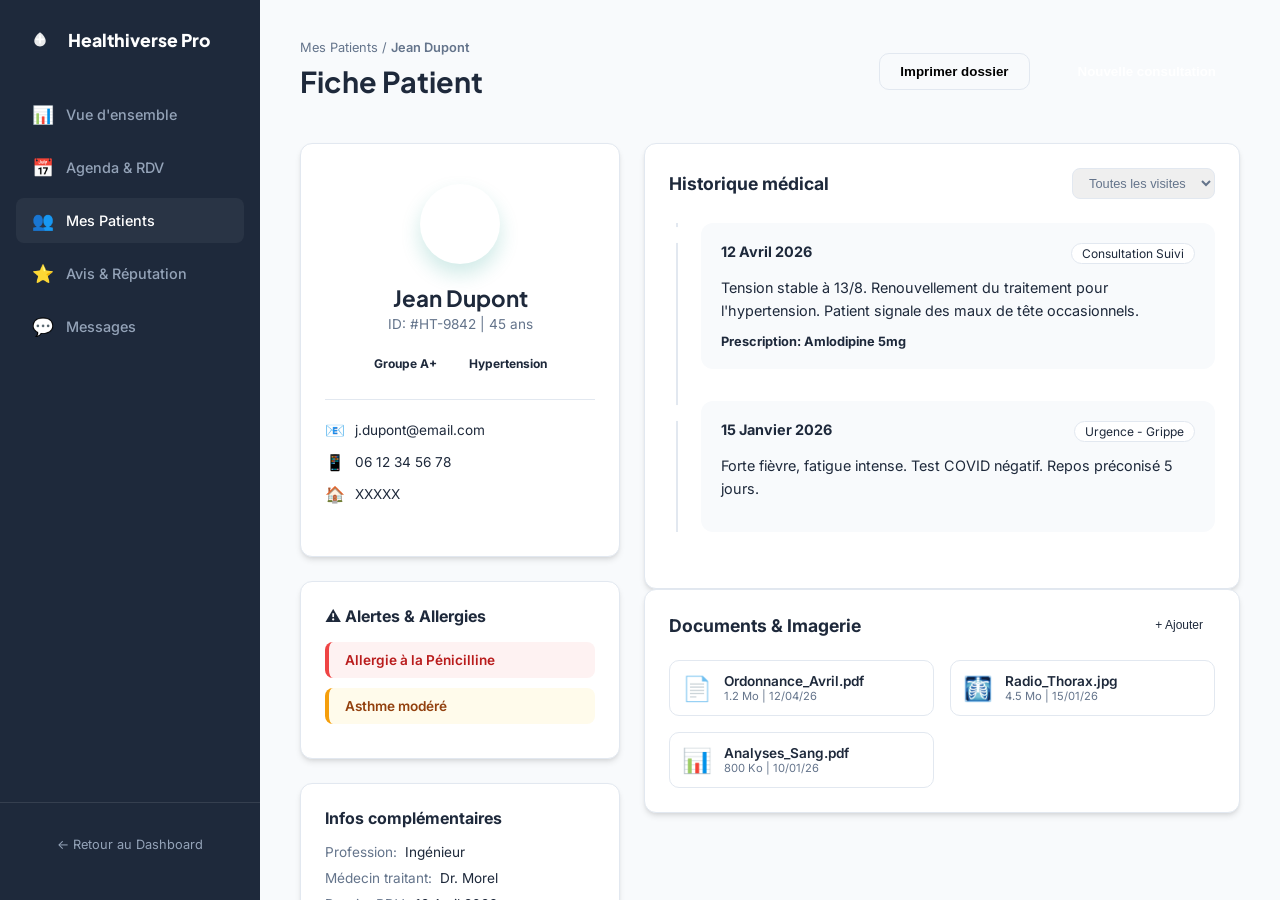
<file: patient.html>
<!DOCTYPE html>
<html lang="fr">
<head>
  <meta charset="UTF-8">
  <meta name="viewport" content="width=device-width, initial-scale=1.0">
  <title>Healthiverse Pro - Profil Patient</title>
  <link rel="stylesheet" href="dashboard.css">
  <link rel="stylesheet" href="patient.css">
  <link href="https://fonts.googleapis.com/css2?family=Inter:wght@300;400;500;600;700;800&family=Plus+Jakarta+Sans:wght@500;600;700;800&display=swap" rel="stylesheet">
</head>
<body>

  <div class="dashboard-container">
    <!-- SIDEBAR (Identique au Dashboard) -->
    <aside class="sidebar">
      <div class="sidebar-header">
        <div class="logo">
          <div class="logo-icon"><svg width="20" height="20" viewBox="0 0 28 28" fill="none"><path d="M14 3C14 3 6 8.5 6 15.5C6 19.64 9.36 23 14 23C18.64 23 22 19.64 22 15.5C22 8.5 14 3 14 3Z" fill="white" opacity="0.9"/><path d="M14 8V18M9 13H19" stroke="white" stroke-width="2.5" stroke-linecap="round"/></svg></div>
          <span>Healthiverse Pro</span>
        </div>
      </div>
      <nav class="sidebar-nav">
        <ul>
          <li><a href="dashboard.html"><span class="nav-ico">📊</span> Vue d'ensemble</a></li>
          <li><a href="#"><span class="nav-ico">📅</span> Agenda & RDV</a></li>
          <li class="active"><a href="#"><span class="nav-ico">👥</span> Mes Patients</a></li>
          <li><a href="#"><span class="nav-ico">⭐</span> Avis & Réputation</a></li>
          <li><a href="#"><span class="nav-ico">💬</span> Messages</a></li>
        </ul>
      </nav>
      <div class="sidebar-footer">
        <a href="dashboard.html" class="btn-back">← Retour au Dashboard</a>
      </div>
    </aside>

    <!-- MAIN CONTENT -->
    <main class="main-content">
      <header class="main-header">
        <div class="header-left">
          <div class="breadcrumb">Mes Patients / <span>Jean Dupont</span></div>
          <h1>Fiche Patient</h1>
        </div>
        <div class="header-right">
          <button class="btn-outline">Imprimer dossier</button>
          <button class="btn-primary">Nouvelle consultation</button>
        </div>
      </header>

      <div class="patient-profile-grid">
        <!-- LEFT COL: IDENTITY & ALERTS -->
        <div class="profile-left">
          <div class="card identity-card">
            <div class="patient-avatar">JD</div>
            <h2>Jean Dupont</h2>
            <p class="patient-id">ID: #HT-9842 | 45 ans</p>
            <div class="patient-tags">
              <span class="p-tag">Groupe A+</span>
              <span class="p-tag">Hypertension</span>
            </div>
            <div class="patient-contact">
              <div class="c-item"><span>📧</span> j.dupont@email.com</div>
              <div class="c-item"><span>📱</span> 06 12 34 56 78</div>
              <div class="c-item"><span>🏠</span> XXXXX</div>
            </div>
          </div>

          <div class="card alerts-card">
            <h3>⚠️ Alertes & Allergies</h3>
            <ul class="alert-list">
              <li class="alert-red">Allergie à la Pénicilline</li>
              <li class="alert-orange">Asthme modéré</li>
            </ul>
          </div>

          <div class="card info-card">
            <h3>Infos complémentaires</h3>
            <div class="info-row"><span>Profession:</span> Ingénieur</div>
            <div class="info-row"><span>Médecin traitant:</span> Dr. Morel</div>
            <div class="info-row"><span>Dernier RDV:</span> 12 Avril 2026</div>
          </div>
        </div>

        <!-- RIGHT COL: TIMELINE & DOCS -->
        <div class="profile-right">
          <!-- TIMELINE -->
          <div class="card timeline-card">
            <div class="card-header">
              <h3>Historique médical</h3>
              <select class="card-select"><option>Toutes les visites</option></select>
            </div>
            <div class="timeline">
              <div class="timeline-item">
                <div class="time-point"></div>
                <div class="time-content">
                  <div class="time-header">
                    <span class="time-date">12 Avril 2026</span>
                    <span class="time-type">Consultation Suivi</span>
                  </div>
                  <p>Tension stable à 13/8. Renouvellement du traitement pour l'hypertension. Patient signale des maux de tête occasionnels.</p>
                  <div class="time-footer">Prescription: Amlodipine 5mg</div>
                </div>
              </div>
              <div class="timeline-item">
                <div class="time-point"></div>
                <div class="time-content">
                  <div class="time-header">
                    <span class="time-date">15 Janvier 2026</span>
                    <span class="time-type">Urgence - Grippe</span>
                  </div>
                  <p>Forte fièvre, fatigue intense. Test COVID négatif. Repos préconisé 5 jours.</p>
                </div>
              </div>
            </div>
          </div>

          <!-- DOCUMENTS -->
          <div class="card docs-card">
            <div class="card-header">
              <h3>Documents & Imagerie</h3>
              <button class="btn-small">+ Ajouter</button>
            </div>
            <div class="docs-grid">
              <div class="doc-file">
                <div class="doc-ico">📄</div>
                <div class="doc-info">
                  <span class="doc-name">Ordonnance_Avril.pdf</span>
                  <span class="doc-size">1.2 Mo | 12/04/26</span>
                </div>
              </div>
              <div class="doc-file">
                <div class="doc-ico">🩻</div>
                <div class="doc-info">
                  <span class="doc-name">Radio_Thorax.jpg</span>
                  <span class="doc-size">4.5 Mo | 15/01/26</span>
                </div>
              </div>
              <div class="doc-file">
                <div class="doc-ico">📊</div>
                <div class="doc-info">
                  <span class="doc-name">Analyses_Sang.pdf</span>
                  <span class="doc-size">800 Ko | 10/01/26</span>
                </div>
              </div>
            </div>
          </div>
        </div>
      </div>
    </main>
  </div>

  <script>
    document.addEventListener('DOMContentLoaded', () => {
      const appointments = JSON.parse(localStorage.getItem('appointments') || '[]');
      if (appointments.length > 0) {
        const timeline = document.querySelector('.timeline');
        
        appointments.forEach(apt => {
          const item = document.createElement('div');
          item.className = 'timeline-item';
          item.innerHTML = `
            <div class="time-point" style="background: var(--teal);"></div>
            <div class="time-content" style="border: 1px solid var(--teal);">
              <div class="time-header">
                <span class="time-date">${apt.date} - ${apt.time}</span>
                <span class="time-type" style="background: var(--teal); color: white; padding: 2px 8px; border-radius: 12px; font-size: 0.75rem;">Nouveau RDV</span>
              </div>
              <p>Rendez-vous planifié avec <strong>${apt.doctor}</strong> (${apt.specialty}).</p>
              <div class="time-footer">Statut: ${apt.status}</div>
            </div>
          `;
          timeline.insertBefore(item, timeline.firstChild);
        });
      }
    });
  </script>
</body>
</html>
</file>
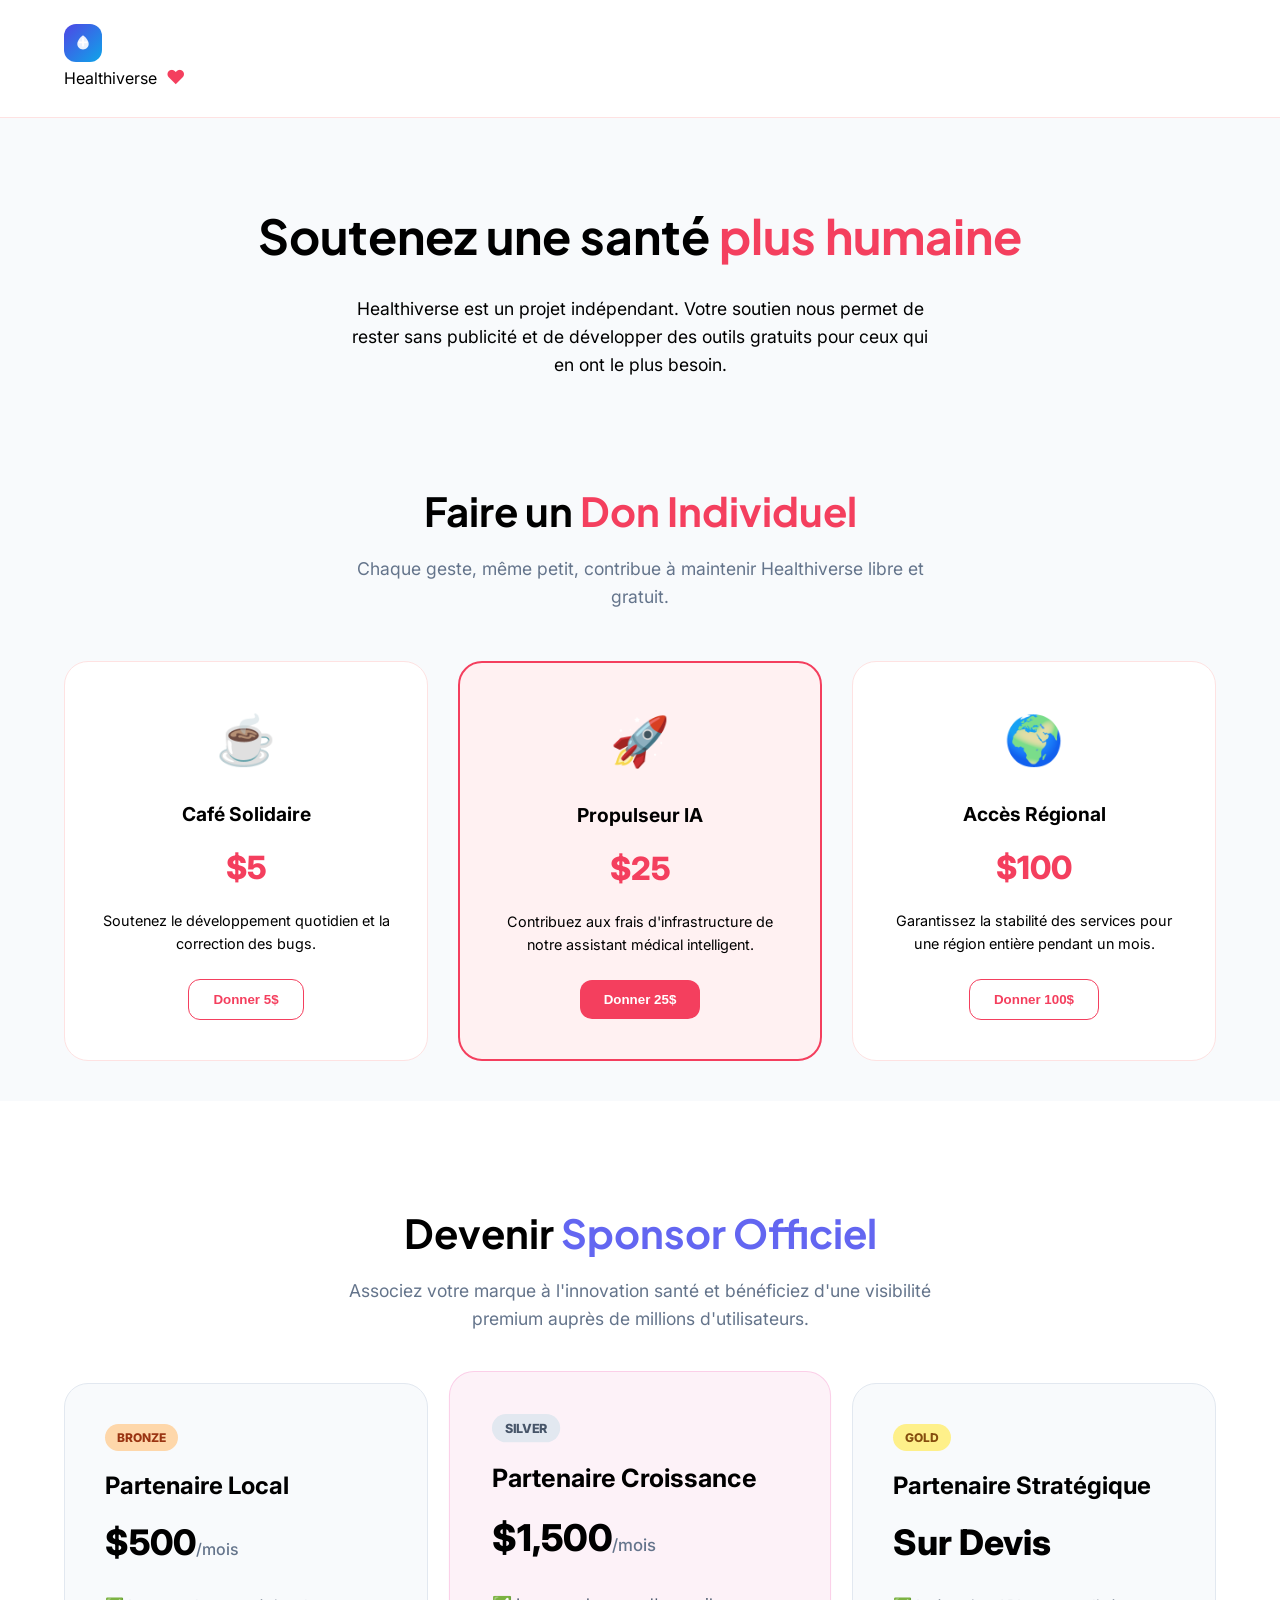
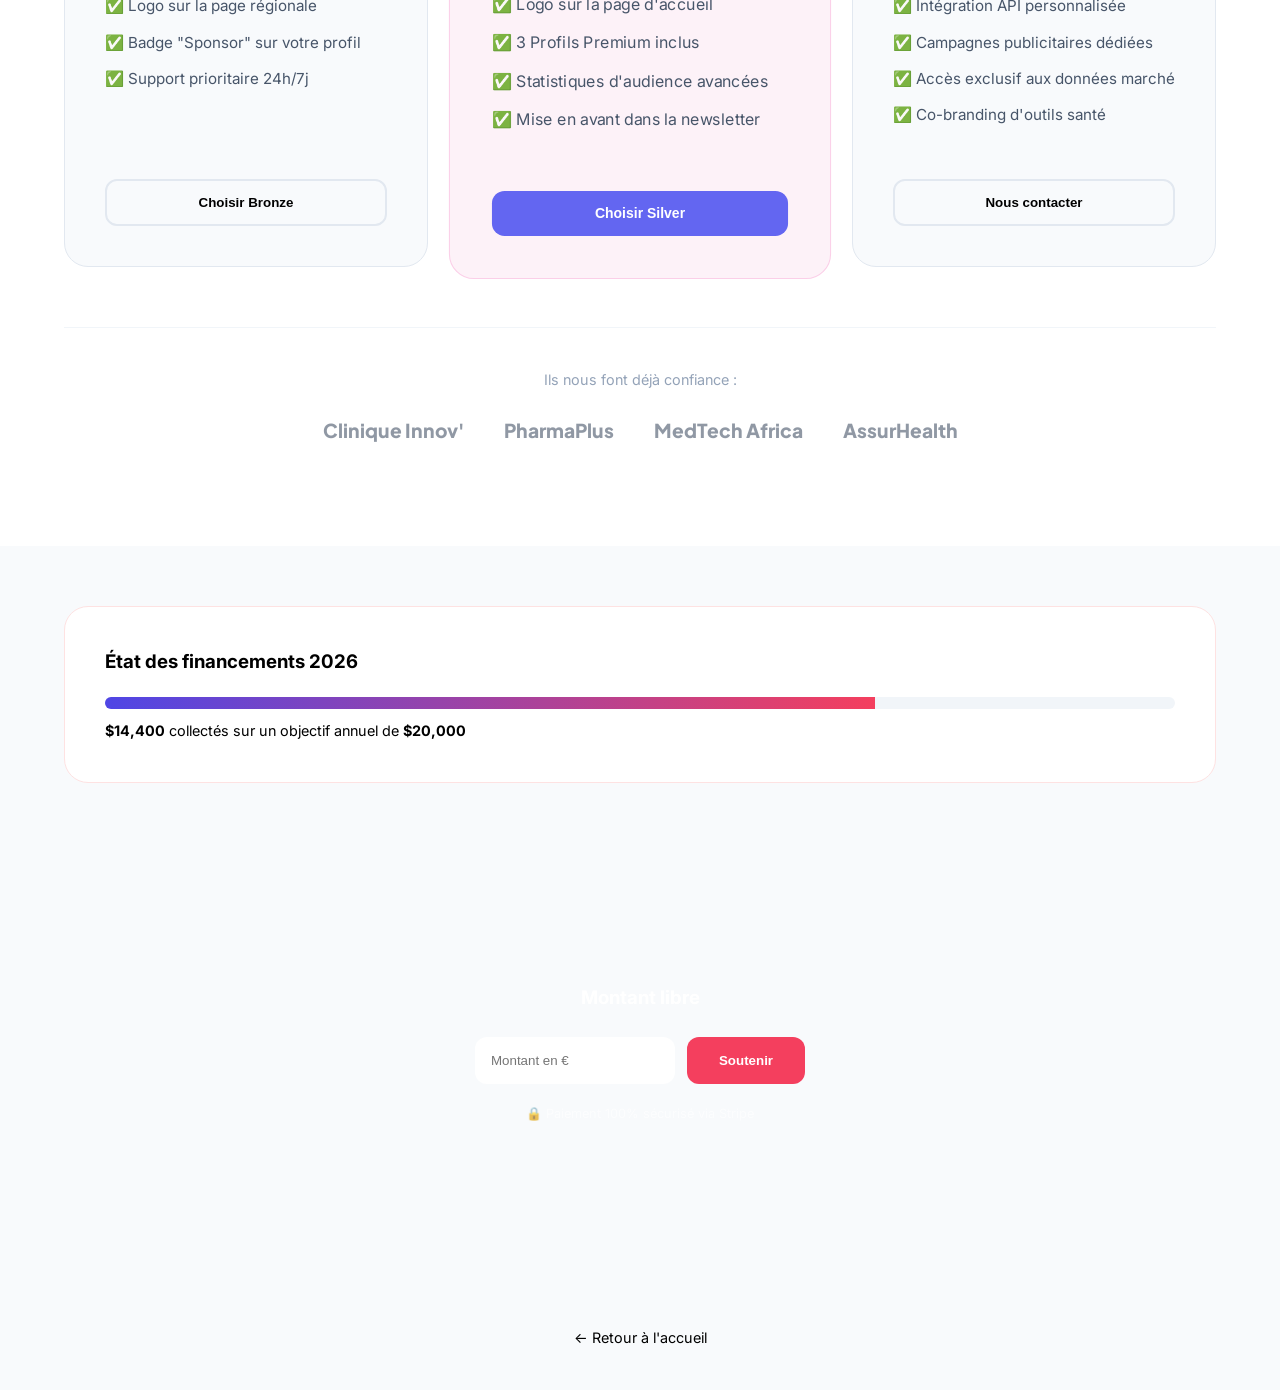
<file: soutenir.html>
<!DOCTYPE html>
<html lang="fr">
<head>
  <meta charset="UTF-8">
  <meta name="viewport" content="width=device-width, initial-scale=1.0">
  <title>Soutenir Healthiverse - Ensemble pour une santé accessible</title>
  <link rel="stylesheet" href="style.css">
  <link rel="stylesheet" href="soutenir.css">
  <link href="https://fonts.googleapis.com/css2?family=Inter:wght@300;400;500;600;700;800&family=Plus+Jakarta+Sans:wght@500;600;700;800&display=swap" rel="stylesheet">
</head>
<body>

  <!-- HEADER SIMPLE -->
  <header class="support-header">
    <div class="container">
      <a href="index.html" class="logo">
        <div class="logo-icon"><svg width="20" height="20" viewBox="0 0 28 28" fill="none"><path d="M14 3C14 3 6 8.5 6 15.5C6 19.64 9.36 23 14 23C18.64 23 22 19.64 22 15.5C22 8.5 14 3 14 3Z" fill="white" opacity="0.9"/><path d="M14 8V18M9 13H19" stroke="white" stroke-width="2.5" stroke-linecap="round"/></svg></div>
        <span>Healthiverse <span class="heart-tag">❤</span></span>
      </a>
    </div>
  </header>

  <!-- HERO SUPPORT -->
  <section class="support-hero">
    <div class="container">
      <h1>Soutenez une santé <span class="text-pink">plus humaine</span></h1>
      <p>Healthiverse est un projet indépendant. Votre soutien nous permet de rester sans publicité et de développer des outils gratuits pour ceux qui en ont le plus besoin.</p>
    </div>
  </section>

  <!-- IMPACT CARDS (DONATIONS) -->
  <section class="impact-section">
    <div class="container">
      <div class="section-title">
        <h2>Faire un <span class="text-pink">Don Individuel</span></h2>
        <p>Chaque geste, même petit, contribue à maintenir Healthiverse libre et gratuit.</p>
      </div>
      <div class="impact-grid">
        <div class="impact-card">
          <div class="impact-ico">☕</div>
          <h3>Café Solidaire</h3>
          <div class="impact-price">$5</div>
          <p>Soutenez le développement quotidien et la correction des bugs.</p>
          <button class="btn-donate">Donner 5$</button>
        </div>
        <div class="impact-card featured">
          <div class="impact-ico">🚀</div>
          <h3>Propulseur IA</h3>
          <div class="impact-price">$25</div>
          <p>Contribuez aux frais d'infrastructure de notre assistant médical intelligent.</p>
          <button class="btn-donate-solid">Donner 25$</button>
        </div>
        <div class="impact-card">
          <div class="impact-ico">🌍</div>
          <h3>Accès Régional</h3>
          <div class="impact-price">$100</div>
          <p>Garantissez la stabilité des services pour une région entière pendant un mois.</p>
          <button class="btn-donate">Donner 100$</button>
        </div>
      </div>
    </div>
  </section>

  <!-- SPONSOR SECTION (NEW) -->
  <section class="sponsor-section">
    <div class="container">
      <div class="section-title">
        <h2>Devenir <span class="text-indigo">Sponsor Officiel</span></h2>
        <p>Associez votre marque à l'innovation santé et bénéficiez d'une visibilité premium auprès de millions d'utilisateurs.</p>
      </div>
      
      <div class="sponsor-grid">
        <!-- BRONZE -->
        <div class="sponsor-tier bronze">
          <div class="tier-head">
            <span class="tier-badge">Bronze</span>
            <h3>Partenaire Local</h3>
            <div class="tier-price">$500<span>/mois</span></div>
          </div>
          <ul class="tier-features">
            <li>✅ Logo sur la page régionale</li>
            <li>✅ Badge "Sponsor" sur votre profil</li>
            <li>✅ Support prioritaire 24h/7j</li>
          </ul>
          <button class="btn-sponsor-outline">Choisir Bronze</button>
        </div>
        
        <!-- SILVER -->
        <div class="sponsor-tier silver featured">
          <div class="tier-head">
            <span class="tier-badge">Silver</span>
            <h3>Partenaire Croissance</h3>
            <div class="tier-price">$1,500<span>/mois</span></div>
          </div>
          <ul class="tier-features">
            <li>✅ Logo sur la page d'accueil</li>
            <li>✅ 3 Profils Premium inclus</li>
            <li>✅ Statistiques d'audience avancées</li>
            <li>✅ Mise en avant dans la newsletter</li>
          </ul>
          <button class="btn-sponsor-solid">Choisir Silver</button>
        </div>
        
        <!-- GOLD -->
        <div class="sponsor-tier gold">
          <div class="tier-head">
            <span class="tier-badge">Gold</span>
            <h3>Partenaire Stratégique</h3>
            <div class="tier-price">Sur Devis</div>
          </div>
          <ul class="tier-features">
            <li>✅ Intégration API personnalisée</li>
            <li>✅ Campagnes publicitaires dédiées</li>
            <li>✅ Accès exclusif aux données marché</li>
            <li>✅ Co-branding d'outils santé</li>
          </ul>
          <button class="btn-sponsor-outline">Nous contacter</button>
        </div>
      </div>

      <div class="sponsor-logos">
        <p>Ils nous font déjà confiance :</p>
        <div class="logo-track">
          <div class="s-logo">Clinique Innov'</div>
          <div class="s-logo">PharmaPlus</div>
          <div class="s-logo">MedTech Africa</div>
          <div class="s-logo">AssurHealth</div>
        </div>
      </div>
    </div>
  </section>

  <!-- TRANSPARENCY SECTION -->
  <section class="transparency">
    <div class="container">
      <div class="goal-box">
        <h3>État des financements 2026</h3>
        <div class="progress-container">
          <div class="progress-bar" style="width: 72%"></div>
        </div>
        <p class="progress-text"><strong>$14,400</strong> collectés sur un objectif annuel de <strong>$20,000</strong></p>
      </div>
    </div>
  </section>

  <!-- CUSTOM DONATION -->
  <section class="custom-donate">
    <div class="container">
      <div class="custom-box">
        <h3>Montant libre</h3>
        <div class="input-group">
          <input type="number" placeholder="Montant en €">
          <button>Soutenir</button>
        </div>
        <p class="secure-text">🔒 Paiement 100% sécurisé via Stripe</p>
      </div>
    </div>
  </section>

  <footer class="support-footer">
    <div class="container">
      <a href="index.html">← Retour à l'accueil</a>
    </div>
  </footer>

  <script>
    function openPaymentFlow(asset) {
      const modal = document.getElementById('paymentModal');
      const title = document.getElementById('pmTitle');
      const addr = document.getElementById('pmAddr');
      const net = document.getElementById('pmNet');
      
      const config = {
        'USDT': { a: 'T7xR9...y2zPqL5vA8sK9mN3xQ1zW8vR', n: 'TRC-20' },
        'BTC': { a: 'bc1qxy2kg...4k58a36v9y', n: 'Bitcoin Native' },
        'ETH': { a: '0x71C765...657C71', n: 'ERC-20' }
      };

      const selected = config[asset] || config['USDT'];
      title.innerText = `Transaction ${asset}`;
      addr.innerText = selected.a;
      net.innerText = selected.n;
      
      modal.style.display = 'flex';
    }

    function closePaymentFlow() {
      document.getElementById('paymentModal').style.display = 'none';
    }

    function copyWallet(addr, btn) {
      navigator.clipboard.writeText(addr).then(() => {
        const originalText = btn.innerText;
        btn.innerText = "Copié !";
        btn.style.background = "#10b981";
        setTimeout(() => { btn.innerText = originalText; btn.style.background = "#0d9488"; }, 2000);
      });
    }

    function processCustomDonation() {
      const amount = document.getElementById('customAmount').value;
      if (!amount || amount <= 0) {
        alert("Veuillez entrer un montant valide supérieur à 0$.");
        return;
      }
      alert(`Merci infiniment ! Votre don personnalisé de ${amount}$ est en cours de traitement vers notre passerelle sécurisée.`);
    }

    document.querySelectorAll('.btn-donate, .btn-donate-solid').forEach(btn => {
      if (btn.getAttribute('onclick')) return;
      btn.addEventListener('click', () => {
        const parent = btn.closest('.impact-card');
        const price = parent ? parent.querySelector('.impact-price').innerText : 'votre choix';
        alert(`Merci infiniment ! Votre don de ${price} est en cours de traitement vers notre passerelle sécurisée.`);
      });
    });
  </script>
</body>
</html>
</file>
<file: style.css>
*,*::before,*::after{margin:0;padding:0;box-sizing:border-box}
:root{--teal:#4f46e5;--teal-d:#3730a3;--teal-l:#818cf8;--em:#0ea5e9;--ind:#6366f1;--bg:#f8fafc;--card:#fff;--txt:#1e293b;--txt2:#64748b;--brd:#e2e8f0;--r:20px;--r2:14px;--shadow:0 10px 30px rgba(79, 70, 229, 0.08)}
/* PROGRESS BAR */
.scroll-progress{position:fixed;top:0;left:0;height:3px;background:linear-gradient(90deg,var(--teal),var(--em));z-index:3000;width:0;transition:width 0.1s ease}
body.dark-mode{--bg:#0f172a;--card:#1e293b;--txt:#f1f5f9;--txt2:#94a3b8;--brd:#334155;--shadow:0 4px 24px rgba(0,0,0,.2)}
html{scroll-behavior:smooth}
body{font-family:'Inter',sans-serif;color:var(--txt);background:var(--bg);line-height:1.6;overflow-x:hidden}

/* ACCESSIBILITY */
.sr-only { position: absolute; width: 1px; height: 1px; padding: 0; margin: -1px; overflow: hidden; clip: rect(0,0,0,0); border: 0; }

/* SCROLLING BANNER */
.beta-scrolling-banner {
  background: #fbbf24;
  color: #000;
  padding: 8px 0;
  overflow: hidden;
  white-space: nowrap;
  font-size: 0.75rem;
  font-weight: 800;
  border-bottom: 1px solid rgba(0,0,0,0.1);
  position: fixed;
  top: 0;
  left: 0;
  width: 100%;
  z-index: 2100;
  height: 33px;
}
.marquee-content {
  display: inline-block;
  animation: marquee 40s linear infinite;
  padding-left: 100%;
}
.marquee-content span {
  padding-right: 50px;
}
@keyframes marquee {
  0% { transform: translate(0, 0); }
  100% { transform: translate(-100%, 0); }
}
a{text-decoration:none;color:inherit}
ul{list-style:none}
.container{max-width:1200px;margin:0 auto;padding:0 24px}
.section{padding:100px 0}
.bg-light{background:#f1f5f9}

/* NAV */
.navbar{position:fixed;top:40px;left:0;width:100%;z-index:1000;transition:all .4s ease;padding:24px 0}
.navbar.scrolled{top:0;background:var(--card);box-shadow:var(--shadow);padding:12px 0}

/* TOP BAR */
.top-bar{background:#022c22;color:#fff;padding:10px 0;font-size:.8rem;border-bottom:1px solid rgba(255,255,255,.05);position:fixed;top:0;left:0;width:100%;z-index:2050;height:40px}
.top-bar-inner{max-width:1200px;margin:0 auto;padding:0 24px;display:flex;justify-content:space-between;align-items:center}
.top-left{display:flex;align-items:center;gap:8px;color:#94a3b8}
.pulse-icon{width:8px;height:8px;background:#10b981;border-radius:50%;display:inline-block;box-shadow:0 0 0 0 rgba(16,185,129,.7);animation:pulse-green 2s infinite}
@keyframes pulse-green{0%{transform:scale(.95);box-shadow:0 0 0 0 rgba(16,185,129,.7)}70%{transform:scale(1);box-shadow:0 0 0 6px rgba(16,185,129,0)}100%{transform:scale(.95);box-shadow:0 0 0 0 rgba(16,185,129,0)}}
.top-right{display:flex;gap:20px}
.top-btn{font-weight:600;transition:all .3s;display:flex;align-items:center;gap:6px;text-decoration:none}
.btn-sup{color:#f472b6}.btn-sup:hover{color:#ec4899}
.btn-inv{color:#60a5fa}.btn-inv:hover{color:#3b82f6}

.nav-container{max-width:1200px;margin:0 auto;padding:0 24px;display:flex;align-items:center;justify-content:space-between}
.nav-logo{display:flex;align-items:center;gap:10px;font-family:'Plus Jakarta Sans',sans-serif;font-weight:800;font-size:1.3rem;color:#fff}
.navbar.scrolled .nav-logo{color:var(--txt)}
.logo-icon{width:38px;height:38px;background:linear-gradient(135deg,var(--teal),var(--em));border-radius:12px;display:flex;align-items:center;justify-content:center;transition:all 0.3s cubic-bezier(0.175, 0.885, 0.32, 1.275)}
.nav-logo:hover .logo-icon { transform: rotate(15deg) scale(1.1); box-shadow: 0 0 20px rgba(79, 70, 229, 0.4); }
.logo-icon.small{width:28px;height:28px;border-radius:8px}
.nav-links{display:flex;gap:32px}
.nav-links a{color:rgba(255,255,255,.85);font-size:.9rem;font-weight:500;transition:color .3s}
.nav-links a:hover{color:#fff}
.navbar.scrolled .nav-links a{color:var(--txt2)}
.navbar.scrolled .nav-links a:hover{color:var(--teal)}
.nav-actions{display:flex;gap:12px;align-items:center}
.btn-login{color:rgba(255,255,255,.9);font-size:.9rem;font-weight:500;padding:8px 16px;transition:color .3s}
.navbar.scrolled .btn-login{color:var(--txt)}
.btn-register{background:#fff;color:var(--teal-d);font-size:.9rem;font-weight:600;padding:8px 20px;border-radius:10px;transition:all .3s}
.btn-register:hover{transform:translateY(-1px);box-shadow:0 4px 12px rgba(0,0,0,.15)}
.navbar.scrolled .btn-register{background:var(--teal);color:#fff}
.btn-theme-toggle{background:none;border:none;font-size:1.2rem;cursor:pointer;padding:8px;transition:transform 0.3s}
.btn-theme-toggle:hover{transform:rotate(15deg)}
.navbar.scrolled .btn-theme-toggle{color:var(--txt)}
.hamburger{display:none;flex-direction:column;gap:5px;background:none;border:none;cursor:pointer}
.hamburger span{width:24px;height:2px;background:#fff;transition:all .3s}
.navbar.scrolled .hamburger span{background:var(--txt)}

/* LANG SELECTOR */
.lang-selector{position:relative}
.lang-btn{background:rgba(255,255,255,.12);color:#fff;border:none;padding:8px 12px;border-radius:10px;font-size:.85rem;font-weight:600;cursor:pointer;transition:all .3s;display:flex;align-items:center;gap:6px}
.navbar.scrolled .lang-btn{background:#f1f5f9;color:var(--txt)}
.lang-dropdown{position:absolute;top:calc(100% + 10px);right:0;background:#fff;border-radius:12px;box-shadow:0 10px 30px rgba(0,0,0,.15);width:160px;padding:8px;display:none;z-index:200;border:1px solid var(--brd)}
.lang-dropdown.show{display:block;animation:fDown .3s ease}
@keyframes fDown{from{opacity:0;transform:translateY(-10px)}to{opacity:1;transform:translateY(0)}}
.lang-opt{width:100%;text-align:left;padding:10px 12px;background:none;border:none;border-radius:8px;font-size:.85rem;cursor:pointer;transition:all .2s;color:var(--txt)}
.lang-opt:hover{background:#f0fdfa;color:var(--teal)}
.lang-opt.active{background:var(--teal);color:#fff}

/* SEARCH AUTOCOMPLETE */
.autocomplete-dropdown{position:absolute;top:100%;left:0;width:100%;background:var(--card);border-radius:0 0 16px 16px;box-shadow:0 15px 30px rgba(0,0,0,0.15);z-index:150;max-height:350px;overflow-y:auto;display:none;border:1px solid var(--brd);border-top:none; scrollbar-width: thin; scrollbar-color: var(--teal) transparent;}
.autocomplete-dropdown::-webkit-scrollbar { width: 6px; }
.autocomplete-dropdown::-webkit-scrollbar-thumb { background: var(--teal); border-radius: 10px; }
.auto-item{padding:14px 20px;cursor:pointer;transition:all .2s;border-bottom:1px solid var(--brd);display:flex;align-items:center;gap:10px; font-size: 0.95rem; color: var(--txt);}
.auto-item:last-child{border-bottom:none}
.auto-item:hover{background:#f0fdfa; color: var(--teal); padding-left: 24px;}
body.dark-mode .auto-item:hover { background: rgba(16, 185, 129, 0.1); }
.auto-item i{font-style:normal;opacity:.6}

/* SCROLLBAR CUSTOM */
.autocomplete-dropdown::-webkit-scrollbar{width:6px}
.autocomplete-dropdown::-webkit-scrollbar-track{background:#f1f5f9}
.autocomplete-dropdown::-webkit-scrollbar-thumb{background:var(--teal-l);border-radius:10px}



/* HERO */
.hero{min-height:90vh;background:linear-gradient(135deg,#064e3b 0%,#047857 50%,#059669 100%);display:flex;align-items:center;padding:160px 48px 120px;position:relative;overflow:hidden;border-bottom-left-radius: 60px;border-bottom-right-radius: 60px;}
.hero-bg{position:absolute;inset:0;pointer-events:none;background: url('data:image/svg+xml;utf8,<svg width="100%" height="100%" xmlns="http://www.w3.org/2000/svg"><defs><pattern id="grid" width="40" height="40" patternUnits="userSpaceOnUse"><path d="M 40 0 L 0 0 0 40" fill="none" stroke="rgba(255,255,255,0.05)" stroke-width="1"/></pattern></defs><rect width="100%" height="100%" fill="url(%23grid)" /></svg>');}
.blob{position:absolute;border-radius:50%;filter:blur(80px);opacity:.3}
.blob-1{width:500px;height:500px;background:rgba(16,185,129,0.4);top:-150px;right:-100px;animation:bfloat 15s ease-in-out infinite}
.blob-2{width:400px;height:400px;background:rgba(99,102,241,0.4);bottom:-100px;left:-80px;animation:bfloat 20s ease-in-out infinite reverse}
.blob-3{width:300px;height:300px;background:rgba(20,184,166,0.3);top:50%;left:50%;animation:bfloat 18s ease-in-out infinite}
@keyframes bfloat{0%,100%{transform:translate(0,0)}50%{transform:translate(30px,-30px)}}
.float-card-new {
  background: rgba(255,255,255,0.1);
  backdrop-filter: blur(12px);
  border: 1px solid rgba(255,255,255,0.2);
  padding: 15px 25px;
  border-radius: 20px;
  color: #fff;
  display: flex;
  align-items: center;
  gap: 15px;
  box-shadow: 0 10px 25px rgba(0,0,0,0.1);
}
@keyframes f-float {
  0%, 100% { transform: translateY(0); }
  50% { transform: translateY(-15px); }
}
.hero-content{flex:1;max-width:1200px;z-index:2;text-align:center;margin:0 auto;width:95%;}
.hero-badge{display:inline-flex;align-items:center;gap:8px;background:rgba(255,255,255,.12);color:#fff;padding:8px 18px;border-radius:50px;font-size:.85rem;font-weight:500;margin-bottom:28px;backdrop-filter:blur(8px)}
.badge-dot{width:8px;height:8px;border-radius:50%;background:#34d399;animation:pulse 2s infinite}
@keyframes pulse{0%,100%{opacity:1;transform:scale(1)}50%{opacity:.5;transform:scale(1.5)}}
.hero-title{font-family:'Plus Jakarta Sans',sans-serif;font-size:3.5rem;font-weight:800;color:#fff;line-height:1.1;margin-bottom:24px;letter-spacing:-0.02em}
.hero-title span { display: block; animation: fadeInUp 0.8s cubic-bezier(0.22, 1, 0.36, 1) forwards; opacity: 0; }
.hero-title span:nth-child(2) { animation-delay: 0.2s; }
.hero-gradient{background:linear-gradient(90deg,#a7f3d0,#6ee7b7);-webkit-background-clip:text;background-clip:text;-webkit-text-fill-color:transparent}
.hero-sub{color:rgba(255,255,255,.8);font-size:1.1rem;margin-bottom:40px;max-width:100%;}

/* GLASSMOPRHISM ENHANCED */
.glass-card {
  background: rgba(255, 255, 255, 0.05);
  backdrop-filter: blur(12px);
  -webkit-backdrop-filter: blur(12px);
  border: 1px solid rgba(255, 255, 255, 0.1);
  box-shadow: 0 8px 32px 0 rgba(0, 0, 0, 0.37);
}

.card-shine {
  position: relative;
  overflow: hidden;
}

.card-shine::after {
  content: '';
  position: absolute;
  top: -50%;
  left: -50%;
  width: 200%;
  height: 200%;
  background: linear-gradient(
    to bottom right,
    rgba(255, 255, 255, 0) 0%,
    rgba(255, 255, 255, 0) 40%,
    rgba(255, 255, 255, 0.2) 50%,
    rgba(255, 255, 255, 0) 60%,
    rgba(255, 255, 255, 0) 100%
  );
  transform: rotate(45deg);
  transition: all 0.6s;
  pointer-events: none;
  opacity: 0;
}

.card-shine:hover::after {
  animation: shine 1.2s infinite;
  opacity: 1;
}

/* SEARCH CARD */
.search-card{background:#ffffff;border-radius:28px;padding:16px;box-shadow:0 40px 80px -20px rgba(0,0,0,0.3);margin:0 auto 40px;position:relative;z-index:10;border:none;width:100%;}
.search-tabs{display:flex;gap:4px;padding:4px;margin-bottom:8px}
.stab{padding:10px 24px;border:none;background:transparent;border-radius:12px;font-size:.9rem;font-weight:700;color:#64748b;cursor:pointer;transition:all .3s}
.stab.active{background:#e2e8f0;color:#0f172a}
.search-row{display:flex;align-items:center;background:#fff;border-radius:20px;padding:10px;border: 1px solid #e2e8f0;box-shadow: inset 0 2px 4px rgba(0,0,0,0.02);}
.s-field{display:flex;align-items:center;gap:12px;flex:1;padding:12px 16px}
.s-ico{color:var(--txt2);flex-shrink:0}
.s-input{border:none;background:none;outline:none;font-size:1.1rem;width:100%;font-family:inherit;color:var(--txt)}
.s-sep{width:1px;height:32px;background:var(--brd);flex-shrink:0}
.search-btn{background:var(--teal);color:#fff;border:none;padding:18px 48px;border-radius:16px;font-weight:700;display:flex;align-items:center;gap:12px;cursor:pointer;transition:all .4s cubic-bezier(0.175, 0.885, 0.32, 1.275);font-size:1.1rem;}
.search-btn:hover{background:var(--teal-d);transform:translateY(-2px) scale(1.02);box-shadow:0 10px 25px rgba(13,148,136,.4)}
.btn-map-link{padding:14px 18px;background:var(--em);border-radius:12px}
.btn-map-link:hover{background:var(--teal);box-shadow:0 4px 12px rgba(14,165,233,.3)}

/* ADVANCED FILTERS */
.advanced-filters{display:flex;gap:20px;align-items:center;margin-top:20px;padding:0 10px}
.check-item{display:flex;align-items:center;gap:8px;font-size:.85rem;color:rgba(255,255,255,.9);cursor:pointer;transition:color .3s}
.check-item:hover{color:#fff}
.check-item input{width:16px;height:16px;accent-color:var(--em)}
.mini-select{background:rgba(255,255,255,.1);border:1px solid rgba(255,255,255,0.2);color:#fff;padding:6px 12px;border-radius:8px;font-size:.8rem;outline:none;cursor:pointer}
.mini-select option{background:var(--teal-d);color:#fff}
body.dark-mode .check-item{color:var(--txt2)}
body.dark-mode .mini-select{background:var(--card);border-color:var(--brd);color:var(--txt)}
.search-tags{display:flex;align-items:center;gap:8px;padding:12px 12px 8px;flex-wrap:wrap;font-size:.8rem;color:var(--txt2)}
.f-bottom{padding:24px 0;border-top:1px solid var(--brd);display:flex;justify-content:space-between;font-size:.8rem;color:var(--txt2)}

/* ANIMATIONS & REVEALS */
.reveal {
  opacity: 0;
  transform: translateY(30px);
  transition: all 0.8s cubic-bezier(0.22, 1, 0.36, 1);
}
.reveal.active {
  opacity: 1;
  transform: translateY(0);
}

.stagger-item {
  opacity: 0;
  transform: translateY(20px);
  transition: all 0.6s cubic-bezier(0.22, 1, 0.36, 1);
}
.active .stagger-item {
  opacity: 1;
  transform: translateY(0);
}

@keyframes float {
  0%, 100% { transform: translateY(0) rotate(0deg); }
  50% { transform: translateY(-15px) rotate(1deg); }
}

@keyframes shine {
  0% { transform: translateX(-100%) rotate(45deg); }
  100% { transform: translateX(200%) rotate(45deg); }
}

/* HOVER EFFECTS */
.btn-register, .btn-login, .search-btn, .aux-card, .spec-item, .doctor-card {
  transition: all 0.4s cubic-bezier(0.175, 0.885, 0.32, 1.275) !important;
}
.btn-register:hover, .search-btn:hover { transform: translateY(-3px) scale(1.02) !important; box-shadow: 0 15px 35px rgba(79, 70, 229, 0.2) !important; }
.aux-card:hover, .spec-item:hover { transform: translateY(-8px) !important; border-color: var(--teal) !important; box-shadow: 0 20px 40px rgba(0,0,0,0.08) !important; }
.beta-modal-overlay {
  position: fixed;
  top: 0; left: 0; width: 100%; height: 100%;
  background: rgba(15, 23, 42, 0.8);
  backdrop-filter: blur(8px);
  display: flex;
  align-items: center;
  justify-content: center;
  z-index: 2000;
  opacity: 0;
  transition: opacity 0.3s ease;
  pointer-events: none;
}
.beta-modal-overlay.show { opacity: 1; pointer-events: auto; }
.beta-modal {
  background: var(--card);
  padding: 48px;
  border-radius: 24px;
  max-width: 500px;
  text-align: center;
  transform: translateY(20px);
  transition: transform 0.4s cubic-bezier(0.175, 0.885, 0.32, 1.275);
}
.beta-modal-overlay.show .beta-modal { transform: translateY(0); }
.beta-ico { font-size: 3.5rem; margin-bottom: 24px; }
.beta-modal h2 { font-size: 1.5rem; margin-bottom: 16px; }
.beta-modal p { color: var(--txt2); margin-bottom: 32px; line-height: 1.6; }
.btn-close-modal {
  background: var(--teal);
  color: #fff;
  border: none;
  padding: 14px 32px;
  border-radius: 12px;
  font-weight: 700;
  cursor: pointer;
}
.stag{padding:4px 12px;border:1px solid var(--brd);border-radius:20px;background:#fff;font-size:.78rem;color:var(--txt2);cursor:pointer;transition:all .3s}
.stag:hover{border-color:var(--teal);color:var(--teal);background:#f0fdfa}

/* AUXILIARY GRID */
.aux-grid{display:grid;grid-template-columns:repeat(auto-fit,minmax(260px,1fr));gap:32px;margin-top:40px}
.aux-card{background:var(--card);padding:40px 32px;border-radius:24px;border:1px solid var(--brd);transition:all .4s cubic-bezier(0.175, 0.885, 0.32, 1.275);position:relative;overflow:hidden}
.aux-card:hover{transform:translateY(-10px);box-shadow:0 20px 40px rgba(0,0,0,0.08);border-color:var(--teal)}
.aux-ico-box{width:64px;height:64px;border-radius:16px;display:flex;align-items:center;justify-content:center;font-size:2rem;margin-bottom:24px;transition:all 0.3s}
.pharma{background:rgba(239, 68, 68, 0.1);color:#ef4444}
.ambulance{background:rgba(59, 130, 246, 0.1);color:#3b82f6}
.supplier{background:rgba(245, 158, 11, 0.1);color:#f59e0b}
.homecare{background:rgba(16, 185, 129, 0.1);color:#10b981}
.aux-card h3{font-size:1.25rem;font-weight:800;margin-bottom:12px;font-family:'Plus Jakarta Sans',sans-serif}
.aux-card p{font-size:.9rem;color:var(--txt2);margin-bottom:24px;line-height:1.6}
.aux-link{font-size:0.9rem;color:var(--teal);font-weight:700;display:inline-flex;align-items:center;gap:8px;transition:gap 0.3s}
.aux-link:hover{gap:12px}

/* AD BANNER */
.ad-banner{background:linear-gradient(135deg,#1e293b,#0f172a);padding:40px 60px;border-radius:24px;display:flex;justify-content:space-between;align-items:center;color:#fff;margin:60px 0;position:relative;overflow:hidden;border:1px solid rgba(255,255,255,.1)}
.ad-banner::before{content:'';position:absolute;top:-50%;left:-20%;width:60%;height:200%;background:radial-gradient(circle,rgba(20,184,166,.1) 0,transparent 70%);transform:rotate(30deg)}
.ad-content{position:relative;z-index:2}
.ad-label{background:var(--teal);padding:4px 12px;border-radius:20px;font-size:.7rem;font-weight:700;text-transform:uppercase;letter-spacing:1px;margin-bottom:16px;display:inline-block}
.ad-banner h3{font-size:1.6rem;margin-bottom:8px;font-family:'Plus Jakarta Sans',sans-serif}
.ad-banner p{font-size:.95rem;color:#94a3b8}
.ad-btn{position:relative;z-index:2;background:#fff;color:#000;border:none;padding:16px 32px;border-radius:12px;font-weight:700;cursor:pointer;transition:all .3s}
.ad-btn:hover{transform:scale(1.05);box-shadow:0 10px 20px rgba(0,0,0,.2)}

/* SUGGEST SECTION */
.suggest-section{padding:80px 0}
.suggest-box{background:var(--teal);border-radius:30px;padding:60px;display:grid;grid-template-columns:1fr 1fr;gap:60px;align-items:center;color:#fff}
.suggest-info h2{font-size:2rem;margin-bottom:16px;font-family:'Plus Jakarta Sans',sans-serif}
.suggest-info p{font-size:1rem;opacity:.9;line-height:1.6}
.suggest-form{display:flex;flex-direction:column;gap:16px}
.suggest-form input{padding:18px 24px;border-radius:14px;border:none;font-size:1rem;outline:none}
.suggest-form button{padding:18px;border-radius:14px;border:none;background:#000;color:#fff;font-weight:700;font-size:1rem;cursor:pointer;transition:all .3s}
.suggest-form button:hover{background:#1e293b;transform:translateY(-2px)}

/* FLOATING ACTIONS */
.floating-actions {
  position: fixed;
  bottom: 32px;
  right: 32px;
  display: flex;
  flex-direction: column;
  gap: 12px;
  z-index: 2000;
}
.action-fab {
  position: relative;
}
.fab-btn-circle {
  width: 56px;
  height: 56px;
  border-radius: 50%;
  border: none;
  color: #fff;
  cursor: pointer;
  display: flex;
  align-items: center;
  justify-content: center;
  box-shadow: 0 8px 24px rgba(0,0,0,0.2);
  transition: all 0.4s cubic-bezier(0.175, 0.885, 0.32, 1.275);
  position: relative;
}
.fab-btn-circle.contact {
  background: var(--teal);
}
.fab-btn-circle.emergency {
  background: #ef4444;
}
.fab-btn-circle:hover {
  transform: scale(1.1) rotate(10deg);
}
.fab-label {
  position: absolute;
  right: calc(100% + 12px);
  background: var(--card);
  color: var(--txt);
  padding: 6px 14px;
  border-radius: 10px;
  font-size: 0.85rem;
  font-weight: 700;
  box-shadow: 0 4px 12px rgba(0,0,0,0.1);
  white-space: nowrap;
  opacity: 0;
  transform: translateX(10px);
  transition: all 0.3s ease;
  pointer-events: none;
  border: 1px solid var(--brd);
}
.action-fab:hover .fab-label {
  opacity: 1;
  transform: translateX(0);
}
.fab-panel {
  position: absolute;
  bottom: calc(100% + 16px);
  right: 0;
  width: 320px;
  background: var(--card);
  border-radius: 24px;
  box-shadow: 0 20px 50px rgba(0,0,0,0.2);
  padding: 24px;
  display: none;
  border: 1px solid var(--brd);
  z-index: 2100;
}
.fab-panel.show {
  display: block;
  animation: fUp .3s ease forwards;
}
@keyframes fUp {
  from { opacity: 0; transform: translateY(20px); }
  to { opacity: 1; transform: translateY(0); }
}
.fab-panel h4 {
  color: #ef4444;
  font-weight: 800;
  margin-bottom: 20px;
  font-size: 1.1rem;
  font-family: 'Plus Jakarta Sans', sans-serif;
}
.fab-contact {
  display: flex;
  align-items: center;
  gap: 16px;
  padding: 14px;
  border-radius: 16px;
  margin-bottom: 8px;
  transition: all 0.3s;
  text-decoration: none;
  border: 1px solid transparent;
}
.fab-contact:hover {
  background: #fef2f2;
  border-color: #fee2e2;
  transform: translateX(5px);
}
.fab-c-ico {
  width: 44px;
  height: 44px;
  border-radius: 12px;
  display: flex;
  align-items: center;
  justify-content: center;
  font-weight: 800;
  font-size: 0.95rem;
  color: #fff;
  flex-shrink: 0;
}
.fab-c-ico.samu { background: #ef4444; }
.fab-contact span:nth-child(2) {
  font-weight: 700;
  color: var(--txt);
  font-size: 0.95rem;
}
.fab-c-sub {
  font-size: 0.75rem;
  color: var(--txt2);
}
.fab-info {
  display: flex;
  flex-direction: column;
}

/* HERO STATS */
.hero-stats{display:flex;align-items:center;gap:32px}
.h-stat{display:flex;align-items:baseline;gap:4px;flex-wrap:wrap}
.h-num{font-family:'Plus Jakarta Sans',sans-serif;font-size:1.6rem;font-weight:800;color:#fff}
.h-stat>span:nth-child(2){color:#a7f3d0;font-weight:700;font-size:1.2rem}
.h-lbl{width:100%;font-size:.78rem;color:rgba(255,255,255,.7);margin-top:2px}
.h-sep{width:1px;height:40px;background:rgba(255,255,255,.2)}

/* HERO RIGHT FLOATS */
.hero-right{flex:1;position:relative;min-height:400px;display:flex;align-items:center;justify-content:center;z-index:2}
.float-card{display:flex;align-items:center;gap:14px;background:rgba(255,255,255,.95);backdrop-filter:blur(12px);border-radius:16px;padding:16px 20px;box-shadow:0 8px 32px rgba(0,0,0,.1);position:absolute;animation:flt 6s ease-in-out infinite}
.fc1{top:20%;left:0;animation-delay:0s}
.fc2{top:50%;right:0;animation-delay:2s}
.fc3{bottom:10%;left:10%;animation-delay:4s}
@keyframes flt{0%,100%{transform:translateY(0)}50%{transform:translateY(-12px)}}
.fc-avatar{width:44px;height:44px;border-radius:12px;display:flex;align-items:center;justify-content:center;font-weight:700;font-size:.85rem;color:#fff}
.a1{background:linear-gradient(135deg,var(--teal),var(--em))}
.fc-ico{width:44px;height:44px;border-radius:12px;display:flex;align-items:center;justify-content:center;font-size:1.2rem}
.fc-ico.green{background:#d1fae5;color:#059669}
.fc-ico.blue{background:#e0e7ff;color:#4f46e5}
.fc-name{font-weight:700;font-size:.88rem;color:var(--txt)}
.fc-spec{font-size:.78rem;color:var(--txt2)}
.fc-stars{font-size:.78rem;color:#f59e0b}

/* SECTION HEADERS */
.sec-header{text-align:center;margin-bottom:56px}
.sec-badge{display:inline-block;background:linear-gradient(135deg,#f0fdfa,#e0f2fe);color:var(--teal-d);padding:6px 18px;border-radius:50px;font-size:.8rem;font-weight:600;margin-bottom:16px}
.sec-badge.light{background:rgba(255,255,255,.15);color:#fff}
.sec-header h2{font-family:'Plus Jakarta Sans',sans-serif;font-size:2.2rem;font-weight:800;margin-bottom:12px}
.sec-header p{color:var(--txt2);font-size:1rem;max-width:500px;margin:0 auto}

/* SPECIALITES GRID */
.spec-grid{display:grid;grid-template-columns:repeat(4,1fr);gap:20px}
.spec-card{background:#fff;border-radius:var(--r);padding:28px 24px;text-align:center;border:1px solid var(--brd);transition:all .3s;cursor:pointer}
.spec-card:hover{transform:translateY(-6px);box-shadow:var(--shadow);border-color:var(--teal-l)}
.spec-card .sc-emoji{font-size:2.2rem;margin-bottom:12px}
.spec-card h3{font-size:.95rem;font-weight:700;margin-bottom:6px}
.spec-card p{font-size:.78rem;color:var(--txt2)}

/* FILTER BAR */
.filter-bar{display:flex;gap:8px;justify-content:center;margin-bottom:40px;flex-wrap:wrap}
.fbtn{padding:8px 20px;border:1px solid var(--brd);border-radius:50px;background:#fff;font-size:.85rem;font-weight:500;cursor:pointer;transition:all .3s;color:var(--txt2)}
.fbtn.active,.fbtn:hover{background:var(--teal);color:#fff;border-color:var(--teal)}

/* DOCTORS GRID */
.doctors-grid{display:grid;grid-template-columns:repeat(3,1fr);gap:24px}
.doc-card{background:#fff;border-radius:var(--r);overflow:hidden;border:1px solid var(--brd);transition:all 0.5s cubic-bezier(0.22, 1, 0.36, 1);position:relative}
.doc-card:hover{transform:translateY(-12px) scale(1.02);box-shadow:0 30px 60px rgba(0,0,0,0.12)}
.doc-card::before {
  content: '';
  position: absolute;
  inset: 0;
  border-radius: inherit;
  padding: 2px;
  background: linear-gradient(135deg, var(--teal), var(--em));
  -webkit-mask: linear-gradient(#fff 0 0) content-box, linear-gradient(#fff 0 0);
  mask: linear-gradient(#fff 0 0) content-box, linear-gradient(#fff 0 0);
  -webkit-mask-composite: xor;
  mask-composite: exclude;
  opacity: 0;
  transition: opacity 0.4s;
}
.doc-card:hover::before { opacity: 1; }
.doc-top{height:80px;position:relative}
.doc-top.teal{background:linear-gradient(135deg,var(--teal),var(--em))}
.doc-top.indigo{background:linear-gradient(135deg,var(--ind),#8b5cf6)}
.doc-top.emerald{background:linear-gradient(135deg,#059669,var(--teal-l))}
.doc-av{width:64px;height:64px;border-radius:50%;border:3px solid #fff;display:flex;align-items:center;justify-content:center;font-weight:700;font-size:1rem;color:#fff;position:absolute;bottom:-32px;left:24px}
.doc-body{padding:44px 24px 24px}
.doc-name{font-weight:700;font-size:1rem}
.doc-spec{font-size:.82rem;color:var(--txt2);margin:4px 0 8px}
.doc-meta{display:flex;gap:12px;margin-bottom:16px;font-size:.78rem;color:var(--txt2)}
.doc-stars{color:#f59e0b;font-weight:600}
.doc-btn{display:block;text-align:center;padding:10px;background:#f0fdfa;color:var(--teal-d);font-weight:600;font-size:.85rem;border-radius:10px;transition:all .3s}
.doc-btn:hover{background:var(--teal);color:#fff}
.sec-cta{text-align:center;margin-top:40px}
.btn-outline{display:inline-block;padding:12px 32px;border:2px solid var(--teal);color:var(--teal);border-radius:12px;font-weight:600;font-size:.9rem;transition:all .3s}
.btn-outline:hover{background:var(--teal);color:#fff}

/* HOW IT WORKS */
.how-grid{display:flex;align-items:flex-start;justify-content:center;gap:20px}
.how-card{background:#fff;border-radius:var(--r);padding:36px 28px;text-align:center;flex:1;max-width:320px;border:1px solid var(--brd);transition:all .3s;position:relative}
.how-card:hover{transform:translateY(-6px);box-shadow:var(--shadow)}
.how-num{font-family:'Plus Jakarta Sans',sans-serif;font-size:3rem;font-weight:800;color:#f1f5f9;position:absolute;top:12px;right:20px}
.how-ico{width:64px;height:64px;border-radius:16px;display:flex;align-items:center;justify-content:center;margin:0 auto 20px}
.how-ico.teal{background:linear-gradient(135deg,var(--teal),var(--teal-l))}
.how-ico.emerald{background:linear-gradient(135deg,#059669,var(--em))}
.how-ico.indigo{background:linear-gradient(135deg,var(--ind),#8b5cf6)}
.how-card h3{font-weight:700;font-size:1.1rem;margin-bottom:10px}
.how-card p{font-size:.88rem;color:var(--txt2);line-height:1.6}
.how-arrow{font-size:1.8rem;color:var(--brd);margin-top:60px;font-weight:300}

/* STATS */
.stats-section{padding:80px 0;background:linear-gradient(135deg,#0f4c4a,#0d9488)}
.stats-grid{display:grid;grid-template-columns:repeat(4,1fr);gap:24px}
.stat-card{text-align:center;padding:32px 20px}
.sc-ico{font-size:2rem;margin-bottom:12px}
.sc-val{font-family:'Plus Jakarta Sans',sans-serif;font-size:2.4rem;font-weight:800;color:#fff}
.sc-lbl{color:rgba(255,255,255,.7);font-size:.85rem;margin-top:6px}

/* TESTIMONIALS */
.testi-wrap{overflow:hidden;border-radius:var(--r)}
.testi-track{display:flex;transition:transform .5s ease}
.testi-card{min-width:100%;padding:40px;background:#fff;border-radius:var(--r);border:1px solid var(--brd);display:flex;gap:32px;align-items:center}
.testi-left{flex-shrink:0}
.testi-av{width:72px;height:72px;border-radius:50%;display:flex;align-items:center;justify-content:center;font-size:1.4rem;font-weight:700;color:#fff}
.testi-stars{color:#f59e0b;font-size:1rem;margin-top:10px;text-align:center}
.testi-right{flex:1}
.testi-txt{font-size:1rem;line-height:1.7;color:var(--txt);margin-bottom:16px;font-style:italic}
.testi-name{font-weight:700;font-size:.9rem}
.testi-role{font-size:.8rem;color:var(--txt2)}
.testi-dots{display:flex;justify-content:center;gap:8px;margin-top:24px}
.testi-dot{width:10px;height:10px;border-radius:50%;background:var(--brd);border:none;cursor:pointer;transition:all .3s}
.testi-dot.active{background:var(--teal);width:28px;border-radius:5px}

/* CITIES */
.cities-grid{display:grid;grid-template-columns:repeat(4,1fr);gap:20px}
.city-card{background:#fff;border-radius:var(--r);padding:24px;border:1px solid var(--brd);transition:all .3s;cursor:pointer;display:flex;align-items:center;gap:14px}
.city-card:hover{transform:translateY(-4px);box-shadow:var(--shadow)}
.city-emoji{font-size:1.8rem}
.city-name{font-weight:700;font-size:.95rem}
.city-count{font-size:.78rem;color:var(--txt2)}

/* CTA */
.cta-section{padding:100px 48px;background:linear-gradient(135deg,#0f4c4a,#0d6e6b,#0d9488);overflow:hidden}
.cta-inner{max-width:1200px;margin:0 auto;display:flex;align-items:center;gap:60px}
.cta-left{flex:1;color:#fff}
.cta-left h2{font-family:'Plus Jakarta Sans',sans-serif;font-size:2rem;font-weight:800;margin:16px 0}
.cta-left p{color:rgba(255,255,255,.8);margin-bottom:28px;line-height:1.7}
.cta-btns{display:flex;gap:16px;margin-bottom:24px;flex-wrap:wrap}
.btn-cta-white{background:#fff;color:var(--teal-d);padding:14px 28px;border-radius:12px;font-weight:700;font-size:.9rem;transition:all .3s}
.btn-cta-white:hover{transform:translateY(-2px);box-shadow:0 8px 24px rgba(0,0,0,.2)}
.btn-cta-ghost{color:#fff;padding:14px 28px;font-weight:600;font-size:.9rem;transition:opacity .3s}
.btn-cta-ghost:hover{opacity:.8}
.cta-features{display:flex;gap:20px;flex-wrap:wrap;font-size:.85rem;color:rgba(255,255,255,.8)}
.cta-features span{color:#6ee7b7;margin-right:4px}
.cta-right{flex:1}
.dash-card{background:#fff;border-radius:var(--r);overflow:hidden;box-shadow:0 20px 60px rgba(0,0,0,.2)}
.dash-header{display:flex;align-items:center;gap:6px;padding:12px 20px;background:#f8fafb;border-bottom:1px solid var(--brd)}
.dash-dot{width:10px;height:10px;border-radius:50%;background:#e2e8f0}
.dash-dot:first-child{background:#f87171}
.dash-dot:nth-child(2){background:#fbbf24}
.dash-dot:nth-child(3){background:#34d399}
.dash-title{margin-left:8px;font-weight:600;font-size:.85rem;color:var(--txt2)}
.dash-stats{display:flex;justify-content:space-around;padding:20px;border-bottom:1px solid var(--brd)}
.ds-n{font-family:'Plus Jakarta Sans',sans-serif;font-size:1.3rem;font-weight:800;color:var(--teal-d)}
.ds-l{font-size:.75rem;color:var(--txt2);margin-top:2px}
.dash-cal{padding:16px 20px}
.cal-slot{padding:10px 14px;border-radius:8px;font-size:.82rem;margin-bottom:8px}
.cal-slot.taken{background:#fef2f2;color:#b91c1c}
.cal-slot.free{background:#f0fdf4;color:#15803d}

/* NEWSLETTER */
.newsletter-section{padding:60px 0}
.nl-card{display:flex;align-items:center;gap:24px;background:linear-gradient(135deg,var(--teal),var(--em));border-radius:var(--r);padding:36px 40px;flex-wrap:wrap}
.nl-icon{font-size:2.2rem}
.nl-text{flex:1;min-width:200px}
.nl-text h3{color:#fff;font-weight:700;font-size:1.2rem;margin-bottom:4px}
.nl-text p{color:rgba(255,255,255,.85);font-size:.88rem}
.nl-form{display:flex;gap:8px}
.nl-input{padding:12px 20px;border:none;border-radius:10px;font-size:.9rem;width:260px;outline:none;font-family:inherit}
.nl-btn{padding:12px 24px;background:#fff;color:var(--teal-d);border:none;border-radius:10px;font-weight:700;font-size:.9rem;cursor:pointer;transition:all .3s;white-space:nowrap}
.nl-btn:hover{transform:translateY(-2px);box-shadow:0 4px 12px rgba(0,0,0,.15)}

/* FOOTER */
.footer{background:#0f172a;color:#fff;padding:64px 0 0}
.footer-grid{display:grid;grid-template-columns:1.5fr 1fr 1fr 1fr;gap:40px;margin-bottom:48px}
.footer-logo{display:flex;align-items:center;gap:8px;font-family:'Plus Jakarta Sans',sans-serif;font-weight:800;font-size:1.1rem;margin-bottom:14px}
.footer-brand p{color:#94a3b8;font-size:.88rem;line-height:1.6;margin-bottom:20px}
.socials{display:flex;gap:10px}
.soc-btn{width:36px;height:36px;border-radius:10px;background:rgba(255,255,255,.08);display:flex;align-items:center;justify-content:center;font-size:.85rem;transition:all .3s;color:#94a3b8}
.soc-btn:hover{background:var(--teal);color:#fff}
.f-col h4{font-weight:700;font-size:.9rem;margin-bottom:16px;color:#fff}
.f-col ul li{margin-bottom:10px}
.f-col a{color:#94a3b8;font-size:.85rem;transition:color .3s}
.f-col a:hover{color:var(--teal-l)}
.footer-bot{border-top:1px solid rgba(255,255,255,.08);padding:24px 0;display:flex;justify-content:space-between;align-items:center;flex-wrap:wrap;gap:16px}
.footer-bot p{color:#64748b;font-size:.82rem}
.f-links{display:flex;gap:20px}
.f-links a{color:#64748b;font-size:.82rem;transition:color .3s}
.f-links a:hover{color:#fff}

/* PRICING GRID */
.pricing-grid{display:grid;grid-template-columns:repeat(4,1fr);gap:24px;margin-top:20px}
.price-card{background:#fff;border-radius:var(--r);padding:40px 32px;border:1px solid var(--brd);transition:all .4s;display:flex;flex-direction:column;position:relative;overflow:hidden}
.price-card.featured{border-color:var(--teal);box-shadow:0 20px 40px rgba(13,148,136,.1);transform:scale(1.05);z-index:2}
.price-card:hover{transform:translateY(-10px);box-shadow:var(--shadow)}
.price-card.featured:hover{transform:translateY(-10px) scale(1.05)}
.p-badge{position:absolute;top:12px;right:-32px;background:var(--teal);color:#fff;padding:4px 32px;font-size:.7rem;font-weight:700;transform:rotate(45deg)}
.price-header{margin-bottom:24px}
.price-header h3{font-size:1.2rem;font-weight:800;margin-bottom:8px}
.price-tag{display:flex;align-items:baseline;gap:4px}
.p-val{font-size:2.2rem;font-weight:800;color:var(--txt)}
.p-dur{color:var(--txt2);font-size:.9rem}
.price-list{margin-bottom:32px;flex:1}
.price-list li{display:flex;align-items:center;gap:10px;font-size:.88rem;color:var(--txt2);margin-bottom:12px}
.price-list li span{color:var(--teal);font-weight:700}
.price-list li.off{opacity:.4;text-decoration:line-through}
.p-btn{display:block;text-align:center;padding:14px;border-radius:12px;font-weight:700;font-size:.9rem;transition:all .3s;border:2px solid var(--teal)}
.p-btn.ghost{color:var(--teal)}
.p-btn.solid{background:var(--teal);color:#fff}
.p-btn:hover{background:var(--teal-d);color:#fff;border-color:var(--teal-d)}

/* SUPPORT SECTION */
.support-section{padding:80px 0;background:#f1f5f9}
.support-grid{display:grid;grid-template-columns:1fr 1fr;gap:32px}
.support-card{background:#fff;border-radius:var(--r);padding:48px;border:1px solid var(--brd);text-align:center;transition:all .3s}
.support-card:hover{box-shadow:var(--shadow);transform:translateY(-5px)}
.sup-ico{font-size:3rem;margin-bottom:20px}
.support-card h3{font-size:1.5rem;font-weight:800;margin-bottom:12px}
.support-card p{color:var(--txt2);margin-bottom:32px;line-height:1.7}
.btn-donate,.btn-invest{display:inline-block;padding:16px 40px;border-radius:12px;font-weight:700;transition:all .3s}
.btn-donate{background:#ec4899;color:#fff}
.btn-donate:hover{background:#db2777;box-shadow:0 8px 20px rgba(236,72,153,.3)}
.btn-invest{background:var(--ind);color:#fff}
.btn-invest:hover{background:#4f46e5;box-shadow:0 8px 20px rgba(99,102,241,.3)}
.sup-trust{font-size:.75rem;color:var(--txt2);margin-top:20px}




/* SCROLL TOP */
.scroll-top{position:fixed;bottom:32px;right:32px;width:44px;height:44px;border-radius:12px;background:var(--teal);color:#fff;border:none;font-size:1.2rem;cursor:pointer;opacity:0;transform:translateY(20px);transition:all .3s;z-index:99;display:flex;align-items:center;justify-content:center;box-shadow:0 4px 16px rgba(13,148,136,.3)}
.scroll-top.visible{opacity:1;transform:translateY(0)}
.scroll-top:hover{background:var(--teal-d);transform:translateY(-2px)}

/* FADE IN */
.fade-in{opacity:0;transform:translateY(30px);transition:all .6s ease}
.fade-in.visible{opacity:1;transform:translateY(0)}

/* RESPONSIVE */
@media(max-width:1024px){
.hero{flex-direction:column;padding:120px 24px 60px;text-align:center}
.hero-content{max-width:100%}
.hero-sub{margin:0 auto 36px}
.hero-stats{justify-content:center}
.hero-right{display:none}
.spec-grid,.cities-grid{grid-template-columns:repeat(2,1fr)}
.doctors-grid{grid-template-columns:repeat(2,1fr)}
.stats-grid{grid-template-columns:repeat(2,1fr)}
.how-grid{flex-direction:column;align-items:center}
.how-arrow{display:none}
.cta-inner{flex-direction:column}
.footer-grid{grid-template-columns:1fr 1fr}
}
@media(max-width:768px){
.nav-links,.nav-actions{display:none}
.hamburger{display:flex}
.hero-title{font-size:2.2rem}
.spec-grid,.stats-grid,.cities-grid{grid-template-columns:1fr 1fr}
.doctors-grid{grid-template-columns:1fr}
.search-row{flex-direction:column}
.s-sep{width:100%;height:1px}
.search-btn{width:100%}
.nl-card{flex-direction:column;text-align:center}
.nl-form{flex-direction:column}
.nl-input{width:100%}
.footer-grid{grid-template-columns:1fr}
.footer-bot{flex-direction:column;text-align:center}
.testi-card{flex-direction:column;text-align:center}
.pricing-grid,.support-grid{grid-template-columns:1fr}
.price-card.featured{transform:scale(1)}
}
@media(max-width:480px){
.hero-title{font-size:1.8rem}
.spec-grid,.stats-grid,.cities-grid{grid-template-columns:1fr}
.hero-stats{flex-direction:column;gap:16px}
.h-sep{width:40px;height:1px}
}
</file>
<file: investisseurs.css>
/* INVESTOR PAGE STYLES */

:root {
  --invest-bg: #030712;
  --invest-accent: #6366f1;
  --invest-gold: #f59e0b;
}

body {
  background-color: var(--invest-bg);
  color: #fff;
}

.text-gradient {
  background: linear-gradient(90deg, #818cf8, #c084fc);
  -webkit-background-clip: text;
  background-clip: text;
  -webkit-text-fill-color: transparent;
}

.invest-header {
  padding: 24px 0;
  border-bottom: 1px solid rgba(255,255,255,0.1);
}

.nav-invest {
  display: flex;
  justify-content: space-between;
  align-items: center;
}

.invest-tag {
  background: var(--invest-gold);
  color: #000;
  font-size: 0.6rem;
  padding: 2px 6px;
  border-radius: 4px;
  vertical-align: middle;
  margin-left: 8px;
}

.btn-exit {
  color: #94a3b8;
  text-decoration: none;
  font-weight: 600;
  font-size: 0.9rem;
}

/* HERO INVEST */
.invest-hero {
  padding: 120px 0 80px;
  text-align: center;
}

.hero-label {
  color: var(--invest-accent);
  font-weight: 700;
  text-transform: uppercase;
  letter-spacing: 2px;
  font-size: 0.9rem;
  margin-bottom: 24px;
}

.invest-hero h1 {
  font-size: 3.5rem;
  font-family: 'Plus Jakarta Sans', sans-serif;
  max-width: 800px;
  margin: 0 auto 32px;
  line-height: 1.1;
}

.invest-hero p {
  font-size: 1.2rem;
  color: #94a3b8;
  max-width: 650px;
  margin: 0 auto 48px;
}

.hero-actions {
  display: flex;
  gap: 20px;
  justify-content: center;
}

.btn-premium {
  background: linear-gradient(135deg, #4f46e5, #818cf8);
  color: #fff;
  border: none;
  padding: 18px 36px;
  border-radius: 14px;
  font-weight: 700;
  font-size: 1rem;
  cursor: pointer;
  box-shadow: 0 10px 30px rgba(79, 70, 229, 0.3);
  transition: transform 0.3s;
}

.btn-premium:hover {
  transform: translateY(-5px);
}

/* STATS */
.invest-stats {
  padding: 60px 0;
  background: rgba(255,255,255,0.02);
}

.stats-grid-invest {
  display: grid;
  grid-template-columns: repeat(4, 1fr);
  gap: 32px;
}

.kpi-card {
  background: rgba(255,255,255,0.05);
  padding: 32px;
  border-radius: 20px;
  border: 1px solid rgba(255,255,255,0.1);
  text-align: center;
}

.kpi-num {
  font-size: 2.5rem;
  font-weight: 800;
  color: #fff;
  margin-bottom: 8px;
}

.kpi-label {
  font-size: 0.9rem;
  color: #94a3b8;
}

/* MARKET SECTION */
.invest-market {
  padding: 100px 0;
}

.market-inner {
  display: grid;
  grid-template-columns: 1fr 1fr;
  gap: 80px;
  align-items: center;
}

.market-text h2 {
  font-size: 2.5rem;
  margin-bottom: 24px;
}

.market-list {
  margin-top: 32px;
  list-style: none;
}

.market-list li {
  margin-bottom: 16px;
  font-size: 1.1rem;
}

.text-teal { color: #2dd4bf; }

/* CIRCLE CHART VISUAL */
.market-visual {
  display: flex;
  justify-content: center;
}

.circle-chart {
  position: relative;
  width: 300px;
  height: 300px;
}

.circle {
  border-radius: 50%;
  position: absolute;
  display: flex;
  align-items: center;
  justify-content: center;
  font-weight: 800;
  border: 2px solid rgba(255,255,255,0.2);
}

.c-tam { width: 300px; height: 300px; background: rgba(56, 189, 248, 0.1); }
.c-sam { width: 200px; height: 200px; background: rgba(56, 189, 248, 0.2); top: 50px; left: 50px; }
.c-som { width: 100px; height: 100px; background: rgba(56, 189, 248, 0.4); top: 100px; left: 100px; border-color: var(--invest-accent); }

/* ROADMAP */
.invest-roadmap {
  padding: 80px 0;
}

.roadmap-grid {
  display: grid;
  grid-template-columns: repeat(3, 1fr);
  gap: 32px;
  margin-top: 60px;
  position: relative;
}

.road-item {
  padding: 32px;
  border-radius: 20px;
  background: rgba(255,255,255,0.03);
  border: 1px solid rgba(255,255,255,0.05);
}

.road-item.active {
  border-color: var(--invest-accent);
  background: rgba(56, 189, 248, 0.05);
}

.road-date {
  font-weight: 800;
  color: var(--invest-accent);
  margin-bottom: 16px;
}

/* CTA BOX */
.invest-cta {
  padding: 100px 0;
}

.cta-box {
  background: linear-gradient(135deg, #1e293b, #0f172a);
  padding: 60px;
  border-radius: 30px;
  text-align: center;
  border: 1px solid rgba(255,255,255,0.1);
}

.cta-box h2 { font-size: 2.2rem; margin-bottom: 16px; }

.invest-form {
  margin-top: 32px;
  display: flex;
  gap: 12px;
  justify-content: center;
}

.invest-form input {
  padding: 16px 24px;
  border-radius: 12px;
  border: 1px solid rgba(255,255,255,0.2);
  background: rgba(255,255,255,0.05);
  color: #fff;
  width: 300px;
}

.invest-form button {
  padding: 16px 32px;
  border-radius: 12px;
  background: #fff;
  color: #000;
  font-weight: 700;
  border: none;
  cursor: pointer;
}

.invest-footer {
  padding: 40px 0;
  text-align: center;
  color: #475569;
  font-size: 0.8rem;
}
</file>
<file: dashboard.css>
:root {
  --sidebar-bg: #1e293b;
  --main-bg: #f8fafc;
  --white: #ffffff;
  --indigo: #4f46e5;
  --indigo-dark: #3730a3;
  --indigo-light: #eef2ff;
  --text-main: #1e293b;
  --text-sub: #64748b;
  --border: #e2e8f0;
  --radius: 12px;
  --shadow: 0 4px 6px -1px rgb(0 0 0 / 0.1), 0 2px 4px -2px rgb(0 0 0 / 0.1);
}

* {
  margin: 0;
  padding: 0;
  box-sizing: border-box;
}

body {
  font-family: 'Inter', sans-serif;
  background-color: var(--main-bg);
  color: var(--text-main);
  overflow: hidden;
}

.dashboard-container {
  display: flex;
  height: 100vh;
}

/* SIDEBAR */
.sidebar {
  width: 260px;
  background-color: var(--sidebar-bg);
  color: var(--white);
  display: flex;
  flex-direction: column;
  padding: 24px 0;
}

.sidebar-header {
  padding: 0 24px 32px;
}

.logo {
  display: flex;
  align-items: center;
  gap: 12px;
  font-family: 'Plus Jakarta Sans', sans-serif;
  font-weight: 800;
  font-size: 1.1rem;
}

.logo-icon {
  width: 32px;
  height: 32px;
  background: linear-gradient(135deg, var(--teal), #10b981);
  border-radius: 8px;
  display: flex;
  align-items: center;
  justify-content: center;
}

.sidebar-nav {
  flex: 1;
}

.sidebar-nav ul {
  list-style: none;
}

.sidebar-nav li {
  padding: 4px 16px;
}

.sidebar-nav a {
  display: flex;
  align-items: center;
  gap: 12px;
  padding: 12px 16px;
  color: #94a3b8;
  text-decoration: none;
  font-size: 0.9rem;
  font-weight: 500;
  border-radius: 8px;
  transition: all 0.2s;
}

.sidebar-nav li.active a, .sidebar-nav a:hover {
  background-color: rgba(255, 255, 255, 0.05);
  color: var(--white);
}

.nav-ico {
  font-size: 1.1rem;
}

.sidebar-footer {
  padding: 24px;
  border-top: 1px solid rgba(255, 255, 255, 0.1);
}

.user-info {
  display: flex;
  align-items: center;
  gap: 12px;
  margin-bottom: 20px;
}

.user-av {
  width: 40px;
  height: 40px;
  background: var(--teal);
  border-radius: 50%;
  display: flex;
  align-items: center;
  justify-content: center;
  font-weight: 700;
  font-size: 0.8rem;
}

.user-text {
  display: flex;
  flex-direction: column;
}

.user-name {
  font-size: 0.85rem;
  font-weight: 600;
}

.user-plan {
  font-size: 0.7rem;
  color: #94a3b8;
}

.btn-logout {
  color: #f87171;
  text-decoration: none;
  font-size: 0.85rem;
  font-weight: 500;
}

/* MAIN CONTENT */
.main-content {
  flex: 1;
  padding: 40px;
  overflow-y: auto;
}

.main-header {
  display: flex;
  justify-content: space-between;
  align-items: center;
  margin-bottom: 40px;
}

.header-left h1 {
  font-size: 1.8rem;
  font-family: 'Plus Jakarta Sans', sans-serif;
  margin-bottom: 4px;
}

.header-left p {
  color: var(--text-sub);
  font-size: 0.95rem;
}

.header-right {
  display: flex;
  align-items: center;
  gap: 24px;
}

.btn-primary {
  background-color: var(--teal);
  color: var(--white);
  border: none;
  padding: 12px 24px;
  border-radius: 10px;
  font-weight: 600;
  cursor: pointer;
  transition: all 0.2s;
}

.btn-primary:hover {
  background-color: #0f766e;
  transform: translateY(-1px);
}

.notif-badge {
  font-size: 1.4rem;
  cursor: pointer;
  position: relative;
}

.notif-badge .dot {
  position: absolute;
  top: 0;
  right: 0;
  width: 8px;
  height: 8px;
  background: #f87171;
  border-radius: 50%;
  border: 2px solid var(--main-bg);
}

/* STATS GRID */
.stats-grid {
  display: grid;
  grid-template-columns: repeat(4, 1fr);
  gap: 24px;
  margin-bottom: 32px;
}

.stat-card {
  background: var(--white);
  padding: 24px;
  border-radius: var(--radius);
  border: 1px solid var(--border);
  box-shadow: var(--shadow);
}

.sc-label {
  font-size: 0.85rem;
  color: var(--text-sub);
  margin-bottom: 8px;
}

.sc-value {
  font-size: 1.5rem;
  font-weight: 800;
  margin-bottom: 8px;
}

.sc-trend {
  font-size: 0.8rem;
  font-weight: 600;
}

.sc-trend.up { color: #10b981; }
.sc-trend.down { color: #f87171; }

.sc-stars {
  color: #f59e0b;
  font-size: 0.8rem;
}

/* DASHBOARD GRID */
.dashboard-grid {
  display: grid;
  grid-template-columns: repeat(3, 1fr);
  gap: 24px;
}

.card {
  background: var(--white);
  border-radius: var(--radius);
  border: 1px solid var(--border);
  box-shadow: var(--shadow);
  padding: 24px;
}

.chart-card {
  grid-column: span 2;
}

.card-header {
  display: flex;
  justify-content: space-between;
  align-items: center;
  margin-bottom: 24px;
}

.card-header h3 {
  font-size: 1.1rem;
  font-weight: 700;
}

.card-select {
  padding: 6px 12px;
  border-radius: 8px;
  border: 1px solid var(--border);
  font-size: 0.8rem;
  color: var(--text-sub);
}

.chart-container {
  height: 250px;
}

/* RDV LIST */
.rdv-list, .review-list {
  display: flex;
  flex-direction: column;
  gap: 16px;
}

.rdv-item {
  display: flex;
  align-items: center;
  gap: 16px;
  padding: 12px;
  background: var(--main-bg);
  border-radius: 10px;
}

.rdv-time {
  font-weight: 700;
  color: var(--teal);
  font-size: 0.9rem;
}

.rdv-patient {
  flex: 1;
}

.p-name {
  font-size: 0.9rem;
  font-weight: 600;
}

.p-type {
  font-size: 0.75rem;
  color: var(--text-sub);
}

.rdv-status {
  font-size: 0.7rem;
  font-weight: 700;
  padding: 4px 8px;
  border-radius: 6px;
}

.rdv-status.active { background: #d1fae5; color: #065f46; }
.rdv-status.waiting { background: #fef3c7; color: #92400e; }

/* REVIEWS */
.review-item {
  border-bottom: 1px solid var(--border);
  padding-bottom: 16px;
}

.review-item:last-child {
  border-bottom: none;
  padding-bottom: 0;
}

.rev-stars { color: #f59e0b; margin-bottom: 8px; }
.rev-text { font-size: 0.85rem; line-height: 1.5; margin-bottom: 8px; }
.rev-meta { font-size: 0.75rem; color: var(--text-sub); }

/* PROGRESS */
.progress-container {
  height: 8px;
  background: var(--main-bg);
  border-radius: 4px;
  margin: 16px 0 8px;
  overflow: hidden;
}

.progress-bar {
  height: 100%;
  background: var(--teal);
}

.progress-text {
  font-size: 0.8rem;
  color: var(--text-sub);
}

.view-all {
  font-size: 0.8rem;
  color: var(--teal);
  text-decoration: none;
  font-weight: 600;
}
</file>
<file: patient.css>
/* PATIENT PROFILE SPECIFIC STYLES */

.breadcrumb {
  font-size: 0.8rem;
  color: var(--text-sub);
  margin-bottom: 8px;
}

.breadcrumb span {
  color: var(--teal);
  font-weight: 600;
}

.patient-profile-grid {
  display: grid;
  grid-template-columns: 320px 1fr;
  gap: 24px;
}

/* LEFT COLUMN */
.profile-left {
  display: flex;
  flex-direction: column;
  gap: 24px;
}

.identity-card {
  text-align: center;
  padding: 40px 24px !important;
}

.patient-avatar {
  width: 80px;
  height: 80px;
  background: linear-gradient(135deg, var(--teal), #10b981);
  color: white;
  border-radius: 50%;
  display: flex;
  align-items: center;
  justify-content: center;
  font-size: 1.8rem;
  font-weight: 800;
  margin: 0 auto 20px;
  box-shadow: 0 10px 20px rgba(13, 148, 136, 0.2);
}

.identity-card h2 {
  font-family: 'Plus Jakarta Sans', sans-serif;
  font-size: 1.4rem;
  margin-bottom: 4px;
}

.patient-id {
  font-size: 0.85rem;
  color: var(--text-sub);
  margin-bottom: 20px;
}

.patient-tags {
  display: flex;
  justify-content: center;
  gap: 8px;
  margin-bottom: 24px;
}

.p-tag {
  background: var(--teal-light);
  color: var(--teal);
  padding: 4px 12px;
  border-radius: 50px;
  font-size: 0.75rem;
  font-weight: 700;
}

.patient-contact {
  text-align: left;
  border-top: 1px solid var(--border);
  padding-top: 20px;
}

.c-item {
  display: flex;
  align-items: center;
  gap: 10px;
  font-size: 0.85rem;
  color: var(--text-main);
  margin-bottom: 12px;
}

.c-item span {
  font-size: 1rem;
}

/* ALERTS CARD */
.alert-list {
  list-style: none;
  margin-top: 12px;
}

.alert-list li {
  padding: 10px 16px;
  border-radius: 8px;
  font-size: 0.85rem;
  font-weight: 600;
  margin-bottom: 10px;
}

.alert-red { background: #fef2f2; color: #b91c1c; border-left: 4px solid #ef4444; }
.alert-orange { background: #fffbeb; color: #92400e; border-left: 4px solid #f59e0b; }

.info-card h3, .alerts-card h3 {
  font-size: 1rem;
  margin-bottom: 16px;
}

.info-row {
  font-size: 0.85rem;
  margin-bottom: 10px;
}

.info-row span {
  color: var(--text-sub);
  margin-right: 4px;
}

/* RIGHT COLUMN (TIMELINE) */
.timeline {
  position: relative;
  padding-left: 32px;
  margin-top: 20px;
}

.timeline::before {
  content: '';
  position: absolute;
  left: 7px;
  top: 0;
  bottom: 0;
  width: 2px;
  background: var(--border);
}

.timeline-item {
  position: relative;
  margin-bottom: 32px;
}

.time-point {
  position: absolute;
  left: -32px;
  top: 4px;
  width: 16px;
  height: 16px;
  background: var(--white);
  border: 3px solid var(--teal);
  border-radius: 50%;
  z-index: 2;
}

.time-content {
  background: var(--main-bg);
  padding: 20px;
  border-radius: 12px;
}

.time-header {
  display: flex;
  justify-content: space-between;
  margin-bottom: 12px;
}

.time-date {
  font-weight: 700;
  font-size: 0.9rem;
}

.time-type {
  font-size: 0.75rem;
  background: var(--white);
  padding: 2px 10px;
  border-radius: 50px;
  border: 1px solid var(--border);
}

.time-content p {
  font-size: 0.9rem;
  line-height: 1.6;
  color: var(--text-main);
  margin-bottom: 12px;
}

.time-footer {
  font-size: 0.8rem;
  font-weight: 700;
  color: var(--teal);
}

/* DOCS CARD */
.docs-grid {
  display: grid;
  grid-template-columns: repeat(2, 1fr);
  gap: 16px;
}

.doc-file {
  display: flex;
  align-items: center;
  gap: 12px;
  padding: 12px;
  border: 1px solid var(--border);
  border-radius: 10px;
  transition: all 0.2s;
  cursor: pointer;
}

.doc-file:hover {
  background: var(--teal-light);
  border-color: var(--teal);
}

.doc-ico {
  font-size: 1.5rem;
}

.doc-info {
  display: flex;
  flex-direction: column;
}

.doc-name {
  font-size: 0.85rem;
  font-weight: 600;
}

.doc-size {
  font-size: 0.7rem;
  color: var(--text-sub);
}

.btn-small {
  padding: 4px 12px;
  font-size: 0.75rem;
  border: 1px solid var(--teal);
  color: var(--teal);
  background: transparent;
  border-radius: 6px;
  cursor: pointer;
}

.btn-outline {
  background: transparent;
  border: 1px solid var(--border);
  padding: 10px 20px;
  border-radius: 10px;
  font-weight: 600;
  cursor: pointer;
}

.btn-back {
  display: block;
  text-align: center;
  font-size: 0.8rem;
  color: #94a3b8;
  text-decoration: none;
  margin-top: 10px;
}
</file>
<file: soutenir.css>
/* SUPPORT PAGE STYLES */

:root {
  --pink: #f43f5e;
  --pink-light: #fff1f2;
  --warm-bg: #f8fafc;
}

body {
  background-color: var(--warm-bg);
  color: var(--text-main);
}

.text-pink { color: var(--pink); }
.text-indigo { color: #6366f1; }

.section-title { text-align: center; margin-bottom: 50px; }
.section-title h2 { font-size: 2.5rem; margin-bottom: 12px; font-family: 'Plus Jakarta Sans', sans-serif; }
.section-title p { color: #64748b; font-size: 1.1rem; max-width: 600px; margin: 0 auto; }

.support-header {
  padding: 24px 0;
  background: white;
  border-bottom: 1px solid #fee2e2;
}

.heart-tag {
  color: var(--pink);
  font-size: 1.2rem;
  margin-left: 5px;
}

/* HERO */
.support-hero {
  padding: 80px 0 60px;
  text-align: center;
}

.support-hero h1 {
  font-size: 3rem;
  font-family: 'Plus Jakarta Sans', sans-serif;
  margin-bottom: 20px;
}

.support-hero p {
  font-size: 1.1rem;
  color: var(--text-sub);
  max-width: 600px;
  margin: 0 auto;
  line-height: 1.6;
}

/* IMPACT GRID */
.impact-section {
  padding: 40px 0;
}

.impact-grid {
  display: grid;
  grid-template-columns: repeat(3, 1fr);
  gap: 30px;
}

.impact-card {
  background: white;
  padding: 40px 30px;
  border-radius: 24px;
  text-align: center;
  border: 1px solid #fee2e2;
  transition: transform 0.3s ease;
}

.impact-card:hover {
  transform: translateY(-10px);
  box-shadow: 0 20px 40px rgba(236, 72, 153, 0.05);
}

.impact-card.featured {
  border: 2px solid var(--pink);
  background: var(--pink-light);
}

.impact-ico {
  font-size: 3rem;
  margin-bottom: 20px;
}

.impact-card h3 {
  font-size: 1.2rem;
  margin-bottom: 12px;
}

.impact-price {
  font-size: 2rem;
  font-weight: 800;
  color: var(--pink);
  margin-bottom: 16px;
}

.impact-card p {
  font-size: 0.9rem;
  color: var(--text-sub);
  margin-bottom: 24px;
}

.btn-donate {
  padding: 12px 24px;
  border-radius: 12px;
  border: 1px solid var(--pink);
  color: var(--pink);
  background: transparent;
  font-weight: 700;
  cursor: pointer;
}

.btn-donate-solid {
  padding: 12px 24px;
  border-radius: 12px;
  border: none;
  background: var(--pink);
  color: white;
  font-weight: 700;
  cursor: pointer;
}

/* TRANSPARENCY */
.transparency {
  padding: 60px 0;
}

.goal-box {
  background: white;
  padding: 40px;
  border-radius: 24px;
  margin-bottom: 40px;
  border: 1px solid #fee2e2;
}

.progress-container {
  height: 12px;
  background: #f1f5f9;
  border-radius: 6px;
  margin: 20px 0 10px;
  overflow: hidden;
}

.progress-bar {
  height: 100%;
  background: linear-gradient(90deg, #4f46e5, var(--pink));
}

.progress-text {
  font-size: 0.9rem;
  color: var(--text-sub);
}

.donors-wall {
  background: white;
  padding: 40px;
  border-radius: 24px;
  border: 1px solid #fee2e2;
}

.donors-list {
  margin-top: 20px;
  display: flex;
  flex-direction: column;
  gap: 12px;
}

.donor-item {
  font-size: 0.9rem;
  padding: 12px;
  background: #fff5f5;
  border-radius: 10px;
}

/* CUSTOM DONATE */
.custom-donate {
  padding: 40px 0 100px;
}

.custom-box {
  background: var(--text-main);
  color: white;
  padding: 60px;
  border-radius: 30px;
  text-align: center;
}

.input-group {
  margin-top: 24px;
  display: flex;
  gap: 12px;
  justify-content: center;
}

.input-group input {
  padding: 16px;
  border-radius: 12px;
  border: none;
  width: 200px;
}

.input-group button {
  padding: 16px 32px;
  background: var(--pink);
  color: white;
  border: none;
  border-radius: 12px;
  font-weight: 700;
  cursor: pointer;
}

.secure-text {
  margin-top: 20px;
  font-size: 0.8rem;
  opacity: 0.7;
}

.support-footer {
  padding: 40px;
  text-align: center;
}

.support-footer a {
  color: var(--text-sub);
  text-decoration: none;
  font-size: 0.9rem;
}

/* PAYMENT MODAL */
.payment-modal-overlay {
  position: fixed;
  top: 0; left: 0; width: 100%; height: 100%;
  background: rgba(15, 23, 42, 0.9);
  backdrop-filter: blur(10px);
  display: flex;
  align-items: center;
  justify-content: center;
  z-index: 3000;
}
.payment-modal {
  background: white;
  width: 100%;
  max-width: 450px;
  border-radius: 24px;
  overflow: hidden;
  box-shadow: 0 25px 50px -12px rgba(0, 0, 0, 0.5);
}
.pm-head {
  padding: 24px;
  background: #f8fafb;
  display: flex;
  justify-content: space-between;
  align-items: center;
  border-bottom: 1px solid #e2e8f0;
}
.close-pm { background: none; border: none; font-size: 1.5rem; cursor: pointer; }
.pm-body { padding: 32px; text-align: center; }
.qr-placeholder { margin-bottom: 24px; display: flex; justify-content: center; }
.pm-instr { font-size: 0.9rem; color: var(--text-sub); margin-bottom: 16px; }
.pm-address-box {
  background: #f1f5f9;
  padding: 12px;
  border-radius: 12px;
  display: flex;
  align-items: center;
  gap: 10px;
  margin-bottom: 20px;
}
.pm-address-box code { font-size: 0.8rem; word-break: break-all; color: var(--text-main); }
.pm-address-box button {
  background: var(--teal);
  color: white;
  border: none;
  padding: 6px 12px;
  border-radius: 6px;
  font-size: 0.75rem;
  font-weight: 700;
  cursor: pointer;
}
.pm-network { font-size: 0.85rem; margin-bottom: 24px; }
.pm-status { font-size: 0.8rem; color: #64748b; font-style: italic; }

/* CUSTOM AMOUNT STYLES */
.custom-input-box {
  position: relative;
  margin-bottom: 16px;
}
.currency-pre {
  position: absolute;
  left: 16px;
  top: 50%;
  transform: translateY(-50%);
  font-weight: 800;
  color: var(--pink);
  font-size: 1.2rem;
}
#customAmount {
  width: 100%;
  padding: 12px 12px 12px 35px;
  border-radius: 12px;
  border: 2px solid #fee2e2;
  font-size: 1.2rem;
  font-weight: 800;
  color: var(--text-main);
  outline: none;
}
#customAmount:focus { border-color: var(--pink); }
@keyframes fadeIn { from { opacity: 0; transform: translateY(10px); } to { opacity: 1; transform: translateY(0); } }
/* SPONSOR SECTION */
.sponsor-section {
  padding: 100px 0;
  background: white;
}

.sponsor-grid {
  display: grid;
  grid-template-columns: repeat(3, 1fr);
  gap: 30px;
  margin-bottom: 60px;
}

.sponsor-tier {
  background: #f8fafc;
  padding: 40px;
  border-radius: 24px;
  border: 1px solid #e2e8f0;
  display: flex;
  flex-direction: column;
  transition: all 0.4s cubic-bezier(0.175, 0.885, 0.32, 1.275);
}

.sponsor-tier:hover {
  transform: translateY(-12px);
  box-shadow: 0 20px 40px rgba(0,0,0,0.05);
}

.sponsor-tier.featured {
  background: #fdf2f8;
  border-color: #fbcfe8;
  transform: scale(1.05);
  z-index: 2;
}

.tier-badge {
  display: inline-block;
  padding: 4px 12px;
  border-radius: 20px;
  font-size: 0.75rem;
  font-weight: 800;
  text-transform: uppercase;
  margin-bottom: 16px;
}

.bronze .tier-badge { background: #fed7aa; color: #9a3412; }
.silver .tier-badge { background: #e2e8f0; color: #475569; }
.gold .tier-badge { background: #fef08a; color: #854d0e; }

.tier-head h3 { font-size: 1.5rem; margin-bottom: 8px; }
.tier-price { font-size: 2.2rem; font-weight: 800; margin-bottom: 24px; }
.tier-price span { font-size: 1rem; color: #64748b; font-weight: 500; }

.tier-features {
  list-style: none;
  padding: 0;
  margin-bottom: 40px;
  flex-grow: 1;
}

.tier-features li {
  font-size: 0.95rem;
  margin-bottom: 12px;
  color: #475569;
}

.btn-sponsor-outline {
  padding: 14px;
  border-radius: 12px;
  border: 2px solid #e2e8f0;
  background: transparent;
  font-weight: 700;
  cursor: pointer;
  transition: all 0.3s;
}

.btn-sponsor-outline:hover {
  border-color: #6366f1;
  color: #6366f1;
}

.btn-sponsor-solid {
  padding: 14px;
  border-radius: 12px;
  border: none;
  background: #6366f1;
  color: white;
  font-weight: 700;
  cursor: pointer;
  transition: all 0.3s;
}

.btn-sponsor-solid:hover {
  background: #4f46e5;
  box-shadow: 0 10px 20px rgba(99, 102, 241, 0.3);
}

.sponsor-logos {
  text-align: center;
  border-top: 1px solid #f1f5f9;
  padding-top: 40px;
}

.sponsor-logos p {
  font-size: 0.9rem;
  color: #94a3b8;
  margin-bottom: 24px;
}

.logo-track {
  display: flex;
  justify-content: center;
  gap: 40px;
  flex-wrap: wrap;
  opacity: 0.6;
}

.s-logo {
  font-family: 'Plus Jakarta Sans', sans-serif;
  font-weight: 800;
  font-size: 1.2rem;
  color: #475569;
}

@media (max-width: 1024px) {
  .sponsor-grid, .impact-grid { grid-template-columns: 1fr; }
  .sponsor-tier.featured { transform: scale(1); }
}
</file>
